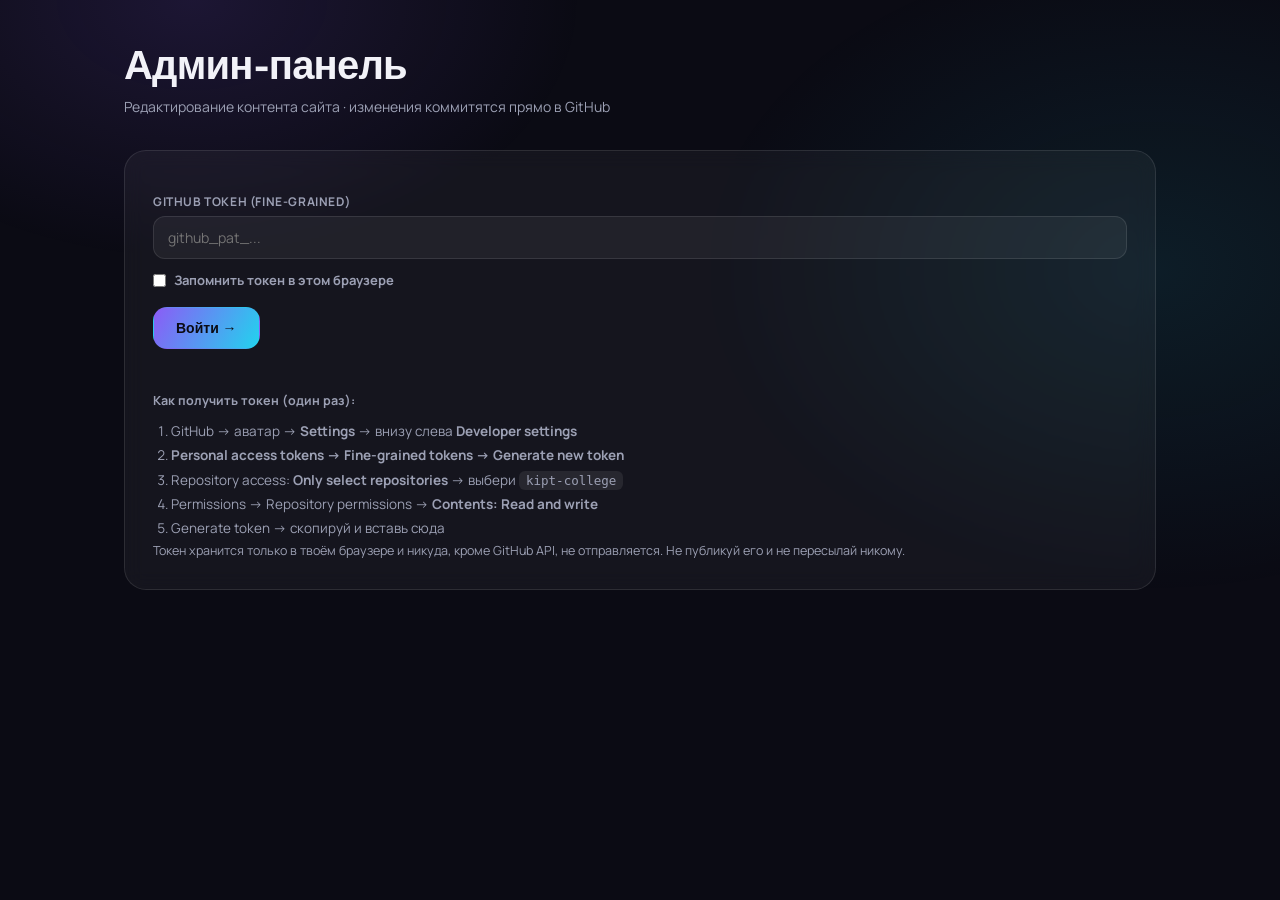
<file: admin.html>
<!DOCTYPE html>
<html lang="ru">
<head>
<meta charset="UTF-8">
<meta name="viewport" content="width=device-width, initial-scale=1.0">
<title>Админ-панель — КІПФК</title>
<meta name="robots" content="noindex, nofollow">
<link href="https://fonts.googleapis.com/css2?family=Space+Grotesk:wght@500;700&family=Manrope:wght@400;500;600;700&display=swap" rel="stylesheet">
<link rel="icon" type="image/svg+xml" href="favicon.svg">
<link rel="icon" type="image/png" sizes="32x32" href="favicon-32.png">
<link rel="icon" type="image/png" sizes="128x128" href="favicon.png">
<style>
  :root{
    --bg:#0B0B14; --glass:rgba(255,255,255,0.045); --glass-border:rgba(255,255,255,0.10);
    --ink:#F2F2F8; --muted:#9CA0B4; --line:rgba(255,255,255,0.09);
    --violet:#8B5CF6; --cyan:#22D3EE; --grad:linear-gradient(120deg,#8B5CF6,#22D3EE);
    --danger:#F87171; --ok:#34D399;
  }
  *{margin:0;padding:0;box-sizing:border-box;}
  body{background:var(--bg);color:var(--ink);font-family:'Manrope',sans-serif;-webkit-font-smoothing:antialiased;}
  .bg-glow{position:fixed;inset:0;pointer-events:none;background:
    radial-gradient(600px 400px at 15% 0%, rgba(139,92,246,0.14), transparent 65%),
    radial-gradient(700px 500px at 90% 30%, rgba(34,211,238,0.09), transparent 65%);}
  .wrap{position:relative;max-width:1080px;margin:0 auto;padding:40px 24px 100px;}
  h1{font-family:'Space Grotesk',sans-serif;font-size:clamp(26px,4vw,40px);letter-spacing:-0.02em;margin-bottom:6px;}
  .sub{color:var(--muted);font-size:14px;margin-bottom:34px;}
  .card{background:var(--glass);border:1px solid var(--glass-border);border-radius:22px;padding:28px;backdrop-filter:blur(10px);margin-bottom:20px;}
  label{display:block;font-size:12px;text-transform:uppercase;letter-spacing:0.05em;color:var(--muted);font-weight:700;margin:14px 0 6px;}
  input,textarea,select{width:100%;background:rgba(255,255,255,0.05);border:1px solid var(--glass-border);color:var(--ink);
    font-family:'Manrope',sans-serif;font-size:14px;padding:11px 14px;border-radius:12px;outline:none;transition:border-color .2s;}
  input:focus,textarea:focus,select:focus{border-color:var(--violet);}
  select option{background:#14141F;color:var(--ink);}
  .pair-edit-row{display:grid;grid-template-columns:22px 1fr 1fr;gap:8px;align-items:center;margin-bottom:6px;}
  .pair-edit-row > span{color:var(--muted);font-size:12px;text-align:right;font-family:'IBM Plex Mono',monospace;}
  .pair-edit-row input{padding:9px 12px;font-size:13px;}
  .pair-edit-head{display:grid;grid-template-columns:22px 1fr 1fr;gap:8px;margin:6px 0 4px;}
  textarea{resize:vertical;min-height:60px;}
  .btn{display:inline-flex;align-items:center;gap:8px;font-size:14px;font-weight:700;padding:12px 22px;border-radius:14px;
    border:1px solid var(--glass-border);background:var(--glass);color:var(--ink);cursor:pointer;transition:all .2s;text-decoration:none;}
  .btn:hover{border-color:rgba(255,255,255,0.3);}
  .btn.primary{background:var(--grad);color:#0B0B14;border-color:transparent;}
  .btn.primary:hover{transform:translateY(-2px);box-shadow:0 10px 30px rgba(139,92,246,0.35);}
  .btn.danger{color:var(--danger);border-color:rgba(248,113,113,0.3);}
  .btn.danger:hover{background:rgba(248,113,113,0.1);}
  .btn:disabled{opacity:0.5;cursor:not-allowed;transform:none!important;}
  .hint{font-size:12.5px;color:var(--muted);line-height:1.6;margin-top:10px;}
  .hint a{color:var(--cyan);}
  .status{font-size:13px;margin-top:14px;min-height:18px;}
  .status.ok{color:var(--ok);} .status.err{color:var(--danger);}
  .hidden{display:none;}
  .tabs{display:flex;gap:8px;margin-bottom:22px;flex-wrap:wrap;}
  .tab{padding:10px 18px;border-radius:12px;font-weight:600;font-size:14px;cursor:pointer;color:var(--muted);
    border:1px solid var(--glass-border);background:var(--glass);transition:all .2s;}
  .tab.active{background:var(--grad);color:#0B0B14;border-color:transparent;}
  .panel{display:none;} .panel.active{display:block;}
  .student-block{border:1px solid var(--line);border-radius:16px;padding:20px;margin-bottom:18px;}
  .student-block h3{font-family:'Space Grotesk',sans-serif;font-size:18px;margin-bottom:4px;}
  .grid2{display:grid;grid-template-columns:1fr 1fr;gap:0 20px;}
  .stats-grid{display:grid;grid-template-columns:1fr 1fr;gap:8px 14px;}
  .staff-row{border:1px solid var(--line);border-radius:14px;padding:14px 16px;margin-bottom:10px;}
  .staff-row summary{cursor:pointer;font-weight:700;font-size:14.5px;display:flex;justify-content:space-between;gap:10px;list-style:none;}
  .staff-row summary::-webkit-details-marker{display:none;}
  .staff-row summary span{color:var(--muted);font-weight:500;font-size:12px;}
  .row-actions{margin-top:12px;display:flex;gap:10px;}
  .savebar{position:sticky;bottom:16px;display:flex;gap:12px;align-items:center;background:rgba(11,11,20,0.85);
    backdrop-filter:blur(14px);border:1px solid var(--glass-border);border-radius:18px;padding:14px 18px;margin-top:26px;z-index:5;}
  .searchrow{display:flex;gap:12px;align-items:center;margin-bottom:16px;flex-wrap:wrap;}
  .searchrow input{max-width:320px;}
  ol{margin:8px 0 0 18px;color:var(--muted);font-size:13.5px;line-height:1.8;}
  code{background:rgba(255,255,255,0.08);padding:2px 7px;border-radius:6px;font-size:12.5px;}
  @media(max-width:700px){.grid2,.stats-grid{grid-template-columns:1fr;}}
</style>
</head>
<body>
<div class="bg-glow"></div>
<div class="wrap">
  <h1>Админ-панель</h1>
  <p class="sub">Редактирование контента сайта · изменения коммитятся прямо в GitHub</p>

  <!-- ЛОГИН -->
  <div class="card" id="loginCard">
    <label>GitHub токен (fine-grained)</label>
    <input type="password" id="tokenInput" placeholder="github_pat_...">
    <label style="display:flex;align-items:center;gap:8px;text-transform:none;letter-spacing:0;font-size:13px;margin-top:12px;">
      <input type="checkbox" id="rememberToken" style="width:auto;"> Запомнить токен в этом браузере
    </label>
    <div style="margin-top:18px;">
      <button class="btn primary" onclick="login()">Войти →</button>
    </div>
    <div class="status" id="loginStatus"></div>
    <div class="hint">
      <b>Как получить токен (один раз):</b>
      <ol>
        <li>GitHub → аватар → <b>Settings</b> → внизу слева <b>Developer settings</b></li>
        <li><b>Personal access tokens → Fine-grained tokens → Generate new token</b></li>
        <li>Repository access: <b>Only select repositories</b> → выбери <code>kipt-college</code></li>
        <li>Permissions → Repository permissions → <b>Contents: Read and write</b></li>
        <li>Generate token → скопируй и вставь сюда</li>
      </ol>
      Токен хранится только в твоём браузере и никуда, кроме GitHub API, не отправляется. Не публикуй его и не пересылай никому.
    </div>
  </div>

  <!-- РЕДАКТОР -->
  <div class="hidden" id="editor">
    <div class="tabs">
      <div class="tab active" data-panel="students" onclick="showPanel('students')">Студенты</div>
      <div class="tab" data-panel="director" onclick="showPanel('director')">Директор</div>
      <div class="tab" data-panel="teachers" onclick="showPanel('teachers')">Викладачі</div>
      <div class="tab" data-panel="news" onclick="showPanel('news')">Новости</div>
      <div class="tab" data-panel="specs" onclick="showPanel('specs')">Специальности</div>
      <div class="tab" data-panel="history" onclick="showPanel('history')">История</div>
      <div class="tab" data-panel="gallery" onclick="showPanel('gallery')">Галерея</div>
      <div class="tab" data-panel="rozklad" onclick="showPanel('rozklad')">Розклад/Заміни</div>
      <div class="tab" data-panel="settings" onclick="showPanel('settings')">Таймер</div>
      <div class="tab" data-panel="staff" onclick="showPanel('staff')">Весь колектив</div>
    </div>

    <div class="panel active" id="panel-students"></div>

    <div class="panel" id="panel-director"></div>

    <div class="panel" id="panel-teachers"></div>

    <div class="panel" id="panel-news">
      <div class="searchrow">
        <button class="btn" onclick="addNews()">+ Добавить новость</button>
      </div>
      <div id="newsEditList"></div>
    </div>

    <div class="panel" id="panel-settings"></div>

    <div class="panel" id="panel-rozklad">
      <div class="card">
        <h3 style="font-family:'Space Grotesk',sans-serif;font-size:18px;">Заміни</h3>
        <div class="grid2">
          <div><label>Дата замін (ГГГГ-ММ-ДД)</label><input id="zam-date"></div>
          <div><label>Примітка</label><input id="zam-note"></div>
        </div>
        <div style="margin-top:14px;"><button class="btn" onclick="addZamina()">+ Добавить замену</button></div>
        <div id="zaminyEditList" style="margin-top:14px;"></div>
      </div>

      <div class="card">
        <h3 style="font-family:'Space Grotesk',sans-serif;font-size:18px;">Группы</h3>
        <div style="margin:10px 0;"><button class="btn" onclick="addGroup()">+ Добавить группу</button></div>
        <div id="groupsEditList"></div>
      </div>

      <div class="card">
        <h3 style="font-family:'Space Grotesk',sans-serif;font-size:18px;">Расписание групп</h3>
        <div class="hint" style="margin-top:6px;">Формат: каждая строка — день. <code>ПН: Предмет — Викладач (ауд); Предмет 2; —</code><br>Пары разделяются <code>;</code> по порядку (1, 2, 3...), <code>—</code> = окно. Дни: ПН ВТ СР ЧТ ПТ.</div>
        <div id="lessonsEditList" style="margin-top:14px;"></div>
      </div>
    </div>

    <div class="panel" id="panel-specs"></div>

    <div class="panel" id="panel-history">
      <div class="searchrow">
        <button class="btn" onclick="addHistory()">+ Добавить событие</button>
      </div>
      <div id="historyEditList"></div>
    </div>

    <div class="panel" id="panel-gallery">
      <div class="searchrow">
        <button class="btn" onclick="addGallery()">+ Добавить фото</button>
        <span class="hint" style="margin-top:0;">Файлы загружай в папку <code>images/gallery/</code> репозитория, здесь указывай путь и подпись</span>
      </div>
      <div id="galleryEditList"></div>
    </div>

    <div class="panel" id="panel-staff">
      <div class="searchrow">
        <input type="text" id="staffFilter" placeholder="Поиск по фамилии..." oninput="renderStaffEditor()">
        <button class="btn" onclick="addStaff()">+ Добавить преподавателя</button>
        <span class="hint" id="staffCounter" style="margin-top:0;"></span>
      </div>
      <div id="staffList"></div>
    </div>

    <div class="savebar">
      <button class="btn primary" id="saveBtn" onclick="saveAll()">💾 Сохранить изменения на сайт</button>
      <span class="status" id="saveStatus" style="margin-top:0;"></span>
    </div>
  </div>
</div>

<script>
const OWNER = 'dengavrilenko21';
const REPO  = 'kipt-college';
const FILE  = 'content.json';
const FALLBACK_FILE = 'data.js';

let token = '';
let fileSha = '';
let students = {};
let staff = [];
let director = {};
let teachers = [];
let news = [];
let settings = {};
let specialties = {};
let history = [];
let gallery = [];
let schedule = { groups: [], bells: [], rooms: '', lessons: {} };
let zaminy = { date: '', note: '', items: [] };

// ---------- UTF-8 <-> base64 ----------
function b64decodeUtf8(b64){
  const bin = atob(b64.replace(/\n/g, ''));
  const bytes = new Uint8Array(bin.length);
  for(let i = 0; i < bin.length; i++) bytes[i] = bin.charCodeAt(i);
  return new TextDecoder().decode(bytes);
}
function b64encodeUtf8(str){
  const bytes = new TextEncoder().encode(str);
  let bin = '';
  for(let i = 0; i < bytes.length; i++) bin += String.fromCharCode(bytes[i]);
  return btoa(bin);
}

// ---------- ЛОГИН И ЗАГРУЗКА ----------
const savedToken = localStorage.getItem('kipt_admin_token');
if(savedToken){ document.getElementById('tokenInput').value = savedToken; }

async function login(){
  token = document.getElementById('tokenInput').value.trim();
  const st = document.getElementById('loginStatus');
  if(!token){ st.textContent = 'Вставь токен.'; st.className = 'status err'; return; }
  st.textContent = 'Загружаем контент из репозитория...'; st.className = 'status';

  try{
    const hdrs = { 'Authorization': 'Bearer ' + token, 'Accept': 'application/vnd.github+json' };
    let parsed = null;
    fileSha = '';

    // 1) пробуем content.json (правки из админки)
    const resC = await fetch(`https://api.github.com/repos/${OWNER}/${REPO}/contents/${FILE}`, { headers: hdrs });
    if(resC.ok){
      const json = await resC.json();
      fileSha = json.sha;
      parsed = JSON.parse(b64decodeUtf8(json.content));
    } else if(resC.status === 404){
      // 2) content.json ещё нет — читаем дефолты из data.js
      const resD = await fetch(`https://api.github.com/repos/${OWNER}/${REPO}/contents/${FALLBACK_FILE}`, { headers: hdrs });
      if(!resD.ok){
        st.textContent = 'Ошибка ' + resD.status + ' — проверь токен и права (Contents: Read and write).';
        st.className = 'status err';
        return;
      }
      const jsonD = await resD.json();
      const code = b64decodeUtf8(jsonD.content);
      parsed = new Function(code + `;return {
        STUDENTS: typeof STUDENTS !== 'undefined' ? STUDENTS : {},
        STAFF: typeof STAFF !== 'undefined' ? STAFF : [],
        DIRECTOR: typeof DIRECTOR !== 'undefined' ? DIRECTOR : null,
        TEACHERS: typeof TEACHERS !== 'undefined' ? TEACHERS : [],
        NEWS: typeof NEWS !== 'undefined' ? NEWS : [],
        SETTINGS: typeof SETTINGS !== 'undefined' ? SETTINGS : {},
        SPECIALTIES: typeof SPECIALTIES !== 'undefined' ? SPECIALTIES : {},
        HISTORY: typeof HISTORY !== 'undefined' ? HISTORY : [],
        GALLERY: typeof GALLERY !== 'undefined' ? GALLERY : [],
        SCHEDULE: typeof SCHEDULE !== 'undefined' ? SCHEDULE : null,
        ZAMINY: typeof ZAMINY !== 'undefined' ? ZAMINY : null
      };`)();
    } else {
      st.textContent = 'Ошибка ' + resC.status + ' — проверь токен и права (Contents: Read and write).';
      st.className = 'status err';
      return;
    }
    students = parsed.STUDENTS;
    staff = parsed.STAFF;
    director = parsed.DIRECTOR || { img:'', name:'', title:'', message:'', facts:[], quote:'' };
    teachers = parsed.TEACHERS;
    news = parsed.NEWS;
    settings = parsed.SETTINGS || {};
    specialties = parsed.SPECIALTIES || {};
    history = parsed.HISTORY;
    gallery = parsed.GALLERY;
    schedule = parsed.SCHEDULE || schedule;
    zaminy = parsed.ZAMINY || zaminy;

    // если content.json старый и не содержит расписания — дотягиваем дефолты из data.js
    if(!parsed.SCHEDULE || !parsed.ZAMINY){
      try{
        const resF = await fetch(`https://api.github.com/repos/${OWNER}/${REPO}/contents/${FALLBACK_FILE}`, { headers: hdrs });
        if(resF.ok){
          const jf = await resF.json();
          const fb = new Function(b64decodeUtf8(jf.content) + `;return {
            SCHEDULE: typeof SCHEDULE !== 'undefined' ? SCHEDULE : null,
            ZAMINY: typeof ZAMINY !== 'undefined' ? ZAMINY : null
          };`)();
          if(!parsed.SCHEDULE && fb.SCHEDULE) schedule = fb.SCHEDULE;
          if(!parsed.ZAMINY && fb.ZAMINY) zaminy = fb.ZAMINY;
        }
      }catch(e){ console.warn('fallback schedule load failed', e); }
    }

    if(document.getElementById('rememberToken').checked){
      localStorage.setItem('kipt_admin_token', token);
    }

    document.getElementById('loginCard').classList.add('hidden');
    document.getElementById('editor').classList.remove('hidden');
    renderStudentsEditor();
    renderDirectorEditor();
    renderTeachersEditor();
    renderNewsEditor();
    renderSettingsEditor();
    renderSpecsEditor();
    renderHistoryEditor();
    renderGalleryEditor();
    renderZaminyEditor();
    renderGroupsEditor();
    renderLessonsEditor();
    renderStaffEditor();
  }catch(err){
    st.textContent = 'Ошибка: ' + err.message;
    st.className = 'status err';
    console.error(err);
  }
}

function showPanel(name){
  document.querySelectorAll('.panel').forEach(p => p.classList.remove('active'));
  document.querySelectorAll('.tab').forEach(t => t.classList.remove('active'));
  document.getElementById('panel-' + name).classList.add('active');
  document.querySelector('.tab[data-panel="' + name + '"]').classList.add('active');
}

// ---------- РЕДАКТОР СТУДЕНТОВ ----------
function renderStudentsEditor(){
  const root = document.getElementById('panel-students');
  root.innerHTML = Object.entries(students).map(([id, s]) => `
    <div class="card student-block" data-id="${id}">
      <h3>${s.name}</h3>
      <div class="hint" style="margin-top:0;">id: <code>${id}</code> · фото: <code>${s.img}</code></div>
      <div class="grid2">
        <div><label>Имя (ПІБ)</label><input data-f="name" value="${escAttr(s.name)}"></div>
        <div><label>Роль / специальность</label><input data-f="role" value="${escAttr(s.role)}"></div>
      </div>
      <label>Текст на карточке (можно &lt;b&gt;жирный&lt;/b&gt;)</label>
      <textarea data-f="chipQuote">${escHtml(s.chipQuote || '')}</textarea>
      <label>Серийник в модалке (строки через Enter)</label>
      <textarea data-f="serial">${escHtml(s.serial.replace(/\\n/g, '\n'))}</textarea>
      <label>Статы (4 строки: название | значение)</label>
      <div class="stats-grid">
        ${s.stats.map((pair, i) => `
          <input data-f="statk${i}" value="${escAttr(pair[0])}" placeholder="Название">
          <input data-f="statv${i}" value="${escAttr(pair[1])}" placeholder="Значение">
        `).join('')}
      </div>
      <label>Текущий проект</label>
      <textarea data-f="project">${escHtml(s.project)}</textarea>
      <label>Достижения (по одному в строке)</label>
      <textarea data-f="achievements" style="min-height:90px;">${escHtml(s.achievements.join('\n'))}</textarea>
      <label>Цитата</label>
      <textarea data-f="quote">${escHtml(s.quote)}</textarea>
    </div>
  `).join('');
}

function collectStudents(){
  document.querySelectorAll('.student-block').forEach(block => {
    const id = block.dataset.id;
    const g = f => block.querySelector('[data-f="' + f + '"]').value;
    const s = students[id];
    s.name = g('name');
    s.role = g('role');
    s.chipQuote = g('chipQuote');
    s.serial = g('serial').replace(/\n/g, '\\n');
    s.stats = [0,1,2,3].map(i => [g('statk' + i), g('statv' + i)]);
    s.project = g('project');
    s.achievements = g('achievements').split('\n').map(x => x.trim()).filter(Boolean);
    s.quote = g('quote');
  });
}


// ---------- РЕДАКТОР ДИРЕКТОРА ----------
function renderDirectorEditor(){
  const root = document.getElementById('panel-director');
  const d = director;
  root.innerHTML = `
    <div class="card">
      <h3 style="font-family:'Space Grotesk',sans-serif;font-size:18px;">Слово директора (главная страница)</h3>
      <div class="grid2">
        <div><label>Имя (ПІБ)</label><input id="dir-name" value="${escAttr(d.name)}"></div>
        <div><label>Должность / подпись</label><input id="dir-title" value="${escAttr(d.title)}"></div>
      </div>
      <label>Путь к фото</label><input id="dir-img" value="${escAttr(d.img)}">
      <div class="hint" style="margin-top:4px;">Фото должно лежать в репозитории, например <code>images/students/denys.jpg</code></div>
      <label>Обращение (абзац)</label>
      <textarea id="dir-message" style="min-height:80px;">${escHtml(d.message)}</textarea>
      <label>Факты (по одному в строке)</label>
      <textarea id="dir-facts" style="min-height:100px;">${escHtml((d.facts || []).join('\n'))}</textarea>
      <label>Цитата</label>
      <textarea id="dir-quote">${escHtml(d.quote)}</textarea>
    </div>`;
}

function collectDirector(){
  const g = id => { const el = document.getElementById(id); return el ? el.value : null; };
  if(g('dir-name') === null) return;
  director.name = g('dir-name');
  director.title = g('dir-title');
  director.img = g('dir-img');
  director.message = g('dir-message');
  director.facts = g('dir-facts').split('\n').map(x => x.trim()).filter(Boolean);
  director.quote = g('dir-quote');
}

// ---------- РЕДАКТОР ВИКЛАДАЧЕЙ ----------
function renderTeachersEditor(){
  const root = document.getElementById('panel-teachers');
  root.innerHTML = teachers.map((t, i) => `
    <div class="card teacher-edit" data-i="${i}">
      <h3 style="font-family:'Space Grotesk',sans-serif;font-size:17px;">${escHtml(t.name)}</h3>
      <div class="grid2">
        <div><label>ПІБ</label><input data-f="name" value="${escAttr(t.name)}"></div>
        <div><label>Категория / звание</label><input data-f="meta" value="${escAttr(t.meta)}"></div>
      </div>
      <label>Путь к фото</label><input data-f="img" value="${escAttr(t.img)}">
      <label>Образование</label>
      <textarea data-f="edu">${escHtml(t.edu)}</textarea>
      <label>Повышение квалификации</label>
      <textarea data-f="quals">${escHtml(t.quals)}</textarea>
      <label>Дисциплины / специальности (по одной в строке)</label>
      <textarea data-f="subjects" style="min-height:100px;">${escHtml((t.subjects || []).join('\n'))}</textarea>
    </div>
  `).join('');
}

function collectTeachers(){
  document.querySelectorAll('.teacher-edit').forEach(block => {
    const i = parseInt(block.dataset.i);
    if(isNaN(i) || !teachers[i]) return;
    const g = f => block.querySelector('[data-f="' + f + '"]').value;
    teachers[i].name = g('name');
    teachers[i].meta = g('meta');
    teachers[i].img = g('img');
    teachers[i].edu = g('edu');
    teachers[i].quals = g('quals');
    teachers[i].subjects = g('subjects').split('\n').map(x => x.trim()).filter(Boolean);
  });
}


// ---------- РЕДАКТОР НОВОСТЕЙ ----------
function renderNewsEditor(){
  collectNewsOpen();
  const list = document.getElementById('newsEditList');
  list.innerHTML = news.map((n, i) => `
    <div class="card news-edit" data-i="${i}">
      <div class="grid2">
        <div><label>Дата (ГГГГ-ММ-ДД)</label><input data-f="date" value="${escAttr(n.date)}"></div>
        <div><label>Заголовок</label><input data-f="title" value="${escAttr(n.title)}"></div>
      </div>
      <label>Текст новости</label>
      <textarea data-f="text" style="min-height:80px;">${escHtml(n.text)}</textarea>
      <div class="row-actions">
        <button class="btn danger" onclick="removeNews(${i})">Удалить</button>
      </div>
    </div>
  `).join('') || '<p class="hint">Новостей пока нет — добавь первую</p>';
}

function collectNewsOpen(){
  document.querySelectorAll('.news-edit').forEach(block => {
    const i = parseInt(block.dataset.i);
    if(isNaN(i) || !news[i]) return;
    const g = f => block.querySelector('[data-f="' + f + '"]').value;
    news[i].date = g('date');
    news[i].title = g('title');
    news[i].text = g('text');
  });
}

function addNews(){
  collectNewsOpen();
  const today = new Date().toISOString().slice(0, 10);
  news.unshift({ date: today, title: 'Нова новина', text: 'Текст новини...' });
  renderNewsEditor();
}

function removeNews(i){
  if(!confirm('Удалить новость «' + news[i].title + '»?')) return;
  collectNewsOpen();
  news.splice(i, 1);
  renderNewsEditor();
}

// ---------- РЕДАКТОР ТАЙМЕРА ----------
function renderSettingsEditor(){
  const root = document.getElementById('panel-settings');
  const dl = settings.admissionDeadline || '';
  root.innerHTML = `
    <div class="card">
      <h3 style="font-family:'Space Grotesk',sans-serif;font-size:18px;">Таймер вступительной кампании</h3>
      <div class="hint" style="margin-top:4px;">Показывается в баннере «Вступ 2026» на всех страницах, где он есть</div>
      <label>Дедлайн (дата и время)</label>
      <input type="datetime-local" id="set-deadline" value="${escAttr(dl)}">
      <label>Заголовок таймера</label>
      <input id="set-title" value="${escAttr(settings.admissionTitle || '')}">
      <label>Фото на головному екрані (шлях у репозиторії)</label>
      <input id="set-hero" value="${escAttr(settings.heroImage || '')}" placeholder="images/gallery/photo1.jpg">
      <div class="hint" style="margin-top:4px;">Фото має лежати в репозиторії. Якщо файлу немає — головна покаже звичайний фон без фото.</div>
    </div>`;
}

function collectSettings(){
  const g = id => { const el = document.getElementById(id); return el ? el.value : null; };
  if(g('set-deadline') === null) return;
  settings.admissionDeadline = g('set-deadline');
  settings.admissionTitle = g('set-title');
  settings.heroImage = g('set-hero');
}


// ---------- РЕДАКТОР СПЕЦИАЛЬНОСТЕЙ ----------
function renderSpecsEditor(){
  const root = document.getElementById('panel-specs');
  const names = Object.keys(specialties);
  if(!names.length){
    root.innerHTML = '<p class="hint">Данные специальностей не найдены в data.js</p>';
    return;
  }
  root.innerHTML = '<div class="hint" style="margin-bottom:16px;">Название специальности — это ключ: оно должно совпадать с текстом строки на странице «Спеціальності». Меняй описание, списки — что угодно, но само название лучше не трогать (иначе клик по строке перестанет находить данные).</div>' +
  names.map((name, i) => {
    const s = specialties[name];
    return `
    <details class="staff-row spec-edit" data-name="${escAttr(name)}">
      <summary>${escHtml(name)} <span>${s.badge ? 'с бейджем' : ''}</span></summary>
      <label>Бейдж (плашка сверху, можно оставить пустым)</label>
      <input data-f="badge" value="${escAttr(s.badge || '')}">
      <label>Описание</label>
      <textarea data-f="desc" style="min-height:80px;">${escHtml(s.desc)}</textarea>
      <label>Чего учат (по одному в строке)</label>
      <textarea data-f="learn" style="min-height:90px;">${escHtml((s.learn || []).join('\n'))}</textarea>
      <label>Кем работать (по одному в строке)</label>
      <textarea data-f="career" style="min-height:90px;">${escHtml((s.career || []).join('\n'))}</textarea>
    </details>`;
  }).join('');
}

function collectSpecs(){
  document.querySelectorAll('.spec-edit').forEach(block => {
    const name = block.dataset.name;
    if(!specialties[name]) return;
    const g = f => block.querySelector('[data-f="' + f + '"]').value;
    specialties[name].badge = g('badge');
    specialties[name].desc = g('desc');
    specialties[name].learn = g('learn').split('\n').map(x => x.trim()).filter(Boolean);
    specialties[name].career = g('career').split('\n').map(x => x.trim()).filter(Boolean);
  });
}


// ---------- РЕДАКТОР ИСТОРИИ ----------
function renderHistoryEditor(){
  collectHistoryOpen();
  const list = document.getElementById('historyEditList');
  list.innerHTML = history.map((h, i) => `
    <div class="card hist-edit" data-i="${i}">
      <div class="grid2">
        <div><label>Год / период</label><input data-f="year" value="${escAttr(h.year)}"></div>
        <div><label>Заголовок</label><input data-f="title" value="${escAttr(h.title)}"></div>
      </div>
      <label>Текст события</label>
      <textarea data-f="text" style="min-height:80px;">${escHtml(h.text)}</textarea>
      <div class="row-actions">
        <button class="btn danger" onclick="removeHistory(${i})">Удалить</button>
      </div>
    </div>
  `).join('') || '<p class="hint">Событий пока нет — добавь первое</p>';
}

function collectHistoryOpen(){
  document.querySelectorAll('.hist-edit').forEach(block => {
    const i = parseInt(block.dataset.i);
    if(isNaN(i) || !history[i]) return;
    const g = f => block.querySelector('[data-f="' + f + '"]').value;
    history[i].year = g('year');
    history[i].title = g('title');
    history[i].text = g('text');
  });
}

function addHistory(){
  collectHistoryOpen();
  history.push({ year: '20XX', title: 'Нова подія', text: 'Опис події...' });
  renderHistoryEditor();
}

function removeHistory(i){
  if(!confirm('Удалить событие «' + history[i].title + '»?')) return;
  collectHistoryOpen();
  history.splice(i, 1);
  renderHistoryEditor();
}

// ---------- РЕДАКТОР ГАЛЕРЕИ ----------
function renderGalleryEditor(){
  collectGalleryOpen();
  const list = document.getElementById('galleryEditList');
  list.innerHTML = gallery.map((g, i) => `
    <div class="card gal-edit" data-i="${i}">
      <div class="grid2">
        <div><label>Путь к фото</label><input data-f="img" value="${escAttr(g.img)}" placeholder="images/gallery/photo1.jpg"></div>
        <div><label>Подпись</label><input data-f="caption" value="${escAttr(g.caption)}"></div>
      </div>
      <div class="row-actions">
        <button class="btn danger" onclick="removeGallery(${i})">Удалить</button>
      </div>
    </div>
  `).join('') || '<p class="hint">Фото пока нет — добавь первое</p>';
}

function collectGalleryOpen(){
  document.querySelectorAll('.gal-edit').forEach(block => {
    const i = parseInt(block.dataset.i);
    if(isNaN(i) || !gallery[i]) return;
    const g = f => block.querySelector('[data-f="' + f + '"]').value;
    gallery[i].img = g('img');
    gallery[i].caption = g('caption');
  });
}

function addGallery(){
  collectGalleryOpen();
  gallery.push({ img: 'images/gallery/', caption: 'Підпис до фото' });
  renderGalleryEditor();
}

function removeGallery(i){
  if(!confirm('Удалить фото «' + gallery[i].caption + '» из галереи? (сам файл в репозитории останется)')) return;
  collectGalleryOpen();
  gallery.splice(i, 1);
  renderGalleryEditor();
}


// ---------- РЕДАКТОР ЗАМІН ----------
function renderZaminyEditor(){
  document.getElementById('zam-date').value = zaminy.date || '';
  document.getElementById('zam-note').value = zaminy.note || '';
  collectZaminyOpen();
  const list = document.getElementById('zaminyEditList');
  list.innerHTML = (zaminy.items || []).map((z, i) => `
    <div class="card zam-edit" data-i="${i}" style="padding:16px;">
      <div class="grid2">
        <div><label>Група</label><input data-f="group" value="${escAttr(z.group)}"></div>
        <div><label>Пара (номер)</label><input data-f="pair" value="${escAttr(z.pair)}"></div>
      </div>
      <label>Що змінюється</label>
      <input data-f="text" value="${escAttr(z.text)}">
      <div class="row-actions">
        <button class="btn danger" onclick="removeZamina(${i})">Удалить</button>
      </div>
    </div>
  `).join('') || '<p class="hint">Замін немає</p>';
}

function collectZaminyOpen(){
  const gd = document.getElementById('zam-date');
  const gn = document.getElementById('zam-note');
  if(gd) zaminy.date = gd.value;
  if(gn) zaminy.note = gn.value;
  document.querySelectorAll('.zam-edit').forEach(block => {
    const i = parseInt(block.dataset.i);
    if(isNaN(i) || !zaminy.items[i]) return;
    const g = f => block.querySelector('[data-f="' + f + '"]').value;
    zaminy.items[i].group = g('group');
    zaminy.items[i].pair = g('pair');
    zaminy.items[i].text = g('text');
  });
}

function addZamina(){
  collectZaminyOpen();
  zaminy.items.unshift({ group: '', pair: '1', text: '' });
  renderZaminyEditor();
}

function removeZamina(i){
  collectZaminyOpen();
  zaminy.items.splice(i, 1);
  renderZaminyEditor();
}

// ---------- РЕДАКТОР ГРУПП ----------
const COURSE_OPTIONS = [1, 2, 3, 4];

function courseSelect(current){
  return '<select data-f="course">' + COURSE_OPTIONS.map(c =>
    `<option value="${c}" ${c === (parseInt(current) || 1) ? 'selected' : ''}>${c} курс</option>`
  ).join('') + '</select>';
}

function renderGroupsEditor(){
  collectGroupsOpen();
  const list = document.getElementById('groupsEditList');
  const groups = schedule.groups || [];

  // сортируем для показа по курсам, но data-i хранит реальный индекс
  const items = groups.map((g, i) => ({ g, i }));
  items.sort((a, b) => (a.g.course - b.g.course) || String(a.g.id).localeCompare(b.g.id, 'uk'));

  let html = '';
  let currentCourse = null;
  items.forEach(({ g, i }) => {
    if(g.course !== currentCourse){
      currentCourse = g.course;
      html += `<div style="margin:18px 0 10px;font-family:'Space Grotesk',sans-serif;font-weight:700;font-size:15px;background:var(--grad);-webkit-background-clip:text;background-clip:text;color:transparent;">${currentCourse} курс</div>`;
    }
    html += `
    <div class="card grp-edit" data-i="${i}" style="padding:14px 16px;margin-bottom:10px;">
      <div class="grid2">
        <div><label>Назва групи</label><input data-f="id" value="${escAttr(g.id)}" placeholder="напр. 311 або 511/611"></div>
        <div><label>Курс</label>${courseSelect(g.course)}</div>
      </div>
      <div class="row-actions">
        <button class="btn danger" onclick="removeGroup(${i})">Удалить группу</button>
      </div>
    </div>`;
  });

  list.innerHTML = html || '<p class="hint">Групп пока нет — добавь первую</p>';
}

function collectGroupsOpen(){
  document.querySelectorAll('.grp-edit').forEach(block => {
    const i = parseInt(block.dataset.i);
    if(isNaN(i) || !schedule.groups[i]) return;
    const g = f => block.querySelector('[data-f="' + f + '"]').value;
    schedule.groups[i].id = g('id').trim();
    schedule.groups[i].course = parseInt(g('course')) || 1;
  });
}

function addGroup(){
  collectGroupsOpen();
  const name = prompt('Назва нової групи (напр. 411 або 511/611):', '');
  if(name === null) return;
  const course = parseInt(prompt('Курс (1-4):', '1')) || 1;
  schedule.groups.push({ id: (name.trim() || 'нова'), course: Math.min(Math.max(course, 1), 4) });
  renderGroupsEditor();
  renderLessonsEditor();
}

function removeGroup(i){
  if(!confirm('Удалить группу «' + schedule.groups[i].id + '»?')) return;
  collectGroupsOpen();
  schedule.groups.splice(i, 1);
  renderGroupsEditor();
  renderLessonsEditor();
}

// ---------- РЕДАКТОР УРОКОВ ----------
const LDAYS = ['Понеділок', 'Вівторок', 'Середа', 'Четвер', "П'ятниця"];
const LKEYS = ['ПН', 'ВТ', 'СР', 'ЧТ', 'ПТ'];
const PAIRS_PER_DAY = 5;

// конвертация старого текстового формата в структурный (дни -> пары)
function oldToStruct(l){
  const parse = t => {
    const m = {};
    (t || '').split('\n').forEach(line => {
      const r = line.match(/^\s*(ПН|ВТ|СР|ЧТ|ПТ)\s*:\s*(.*)$/);
      if(r) m[r[1]] = r[2].split(';').map(x => x.trim());
    });
    return m;
  };
  const c = parse(l.chys), z = parse(l.znam);
  return {
    kerivnyk: l.kerivnyk || '',
    d: LKEYS.map(k => {
      const cc = c[k] || [], zz = z[k] || [];
      return Array.from({ length: PAIRS_PER_DAY }, (_, i) => ({
        c: (cc[i] && cc[i] !== '—') ? cc[i] : '',
        z: (zz[i] && zz[i] !== '—') ? zz[i] : ''
      }));
    })
  };
}

function emptyStruct(){
  return { kerivnyk: '', d: LKEYS.map(() => Array.from({ length: PAIRS_PER_DAY }, () => ({ c: '', z: '' }))) };
}

function renderLessonsEditor(){
  collectLessonsOpen();
  const list = document.getElementById('lessonsEditList');
  const sorted = (schedule.groups || []).slice().sort((a, b) => (a.course - b.course) || String(a.id).localeCompare(String(b.id), 'uk'));

  list.innerHTML = sorted.map(g => {
    let l = (schedule.lessons || {})[g.id];
    if(l && !Array.isArray(l.d)){ l = oldToStruct(l); schedule.lessons[g.id] = l; }
    if(!l) l = emptyStruct();
    const filled = l.d.some(day => day.some(p => p && (p.c || p.z)));

    return `
    <details class="staff-row lessons-edit" data-g="${escAttr(g.id)}">
      <summary>Група ${escHtml(g.id)} · ${g.course} курс <span>${filled ? 'заповнено' : 'порожньо'}</span></summary>
      <label>Класний керівник</label>
      <input data-f="ker" value="${escAttr(l.kerivnyk || '')}" placeholder="Прізвище І.Б.">
      <div class="hint" style="margin-top:8px;">Формат пари: <code>Предмет — Викладач (ауд.)</code>. Друга колонка — якщо на знаменнику інша пара; порожня = так само, як чисельник. Порожня пара = вікно.</div>
      ${LDAYS.map((dn, di) => {
        const day = l.d[di] || [];
        return `
        <div style="margin-top:16px;font-family:'Space Grotesk',sans-serif;font-weight:700;font-size:14px;">${dn}</div>
        <div class="pair-edit-head"><span></span><span class="hint" style="margin:0;">чисельник</span><span class="hint" style="margin:0;">знаменник (якщо інакше)</span></div>
        ${Array.from({ length: PAIRS_PER_DAY }, (_, pi) => {
          const p = day[pi] || { c: '', z: '' };
          return `
          <div class="pair-edit-row">
            <span>${pi + 1}</span>
            <input data-d="${di}" data-p="${pi}" data-t="c" value="${escAttr(p.c || '')}" placeholder="—">
            <input data-d="${di}" data-p="${pi}" data-t="z" value="${escAttr(p.z || '')}" placeholder="">
          </div>`;
        }).join('')}`;
      }).join('')}
    </details>`;
  }).join('');
}

function collectLessonsOpen(){
  document.querySelectorAll('.lessons-edit').forEach(block => {
    const gid = block.dataset.g;
    if(!schedule.lessons) schedule.lessons = {};
    const kerEl = block.querySelector('[data-f="ker"]');
    if(!kerEl) return;

    const struct = emptyStruct();
    struct.kerivnyk = kerEl.value.trim();
    block.querySelectorAll('input[data-d]').forEach(inp => {
      const di = parseInt(inp.dataset.d), pi = parseInt(inp.dataset.p);
      if(isNaN(di) || isNaN(pi) || !struct.d[di] || !struct.d[di][pi]) return;
      struct.d[di][pi][inp.dataset.t] = inp.value.trim();
    });

    const filled = struct.kerivnyk || struct.d.some(day => day.some(p => p.c || p.z));
    if(filled) schedule.lessons[gid] = struct;
    else delete schedule.lessons[gid];
  });
}

// ---------- РЕДАКТОР СОСТАВА ----------
function renderStaffEditor(){
  collectStaffOpen(); // сохранить незакрытые правки перед перерисовкой
  const q = (document.getElementById('staffFilter').value || '').trim().toLowerCase();
  const list = document.getElementById('staffList');
  document.getElementById('staffCounter').textContent = staff.length + ' чел.';
  list.innerHTML = staff.map((p, i) => {
    if(q && !p.n.toLowerCase().includes(q)) return '';
    return `
    <details class="staff-row" data-i="${i}">
      <summary>${escHtml(p.n)} <span>${escHtml(p.c)}</span></summary>
      <label>ПІБ</label><input data-f="n" value="${escAttr(p.n)}">
      <label>Категория / звание</label><input data-f="c" value="${escAttr(p.c)}">
      <label>Образование</label><textarea data-f="e">${escHtml(p.e)}</textarea>
      <label>Обеспечивает специальности</label><textarea data-f="g">${escHtml(p.g)}</textarea>
      <div class="row-actions">
        <button class="btn danger" onclick="removeStaff(${i})">Удалить</button>
      </div>
    </details>`;
  }).join('') || '<p class="hint">Ничего не найдено</p>';
}

function collectStaffOpen(){
  document.querySelectorAll('.staff-row').forEach(row => {
    const i = parseInt(row.dataset.i);
    if(isNaN(i) || !staff[i]) return;
    const el = f => row.querySelector('[data-f="' + f + '"]');
    if(!el('n')) return;
    staff[i].n = el('n').value;
    staff[i].c = el('c').value;
    staff[i].e = el('e').value;
    staff[i].g = el('g').value;
  });
}

function addStaff(){
  collectStaffOpen();
  staff.unshift({ n: 'Нове Прізвище Ім\'я', c: '—', e: '—', g: '—' });
  document.getElementById('staffFilter').value = '';
  renderStaffEditor();
  const first = document.querySelector('.staff-row');
  if(first) first.open = true;
}

function removeStaff(i){
  if(!confirm('Удалить «' + staff[i].n + '» из списка?')) return;
  collectStaffOpen();
  staff.splice(i, 1);
  renderStaffEditor();
}

// ---------- СОХРАНЕНИЕ ----------
async function saveAll(){
  const st = document.getElementById('saveStatus');
  const btn = document.getElementById('saveBtn');
  collectStudents();
  collectDirector();
  collectTeachers();
  collectNewsOpen();
  collectSettings();
  collectSpecs();
  collectHistoryOpen();
  collectGalleryOpen();
  collectZaminyOpen();
  collectGroupsOpen();
  collectLessonsOpen();
  collectStaffOpen();

  const allData = {
    STUDENTS: students,
    STAFF: staff,
    DIRECTOR: director,
    TEACHERS: teachers,
    NEWS: news,
    SETTINGS: settings,
    SPECIALTIES: specialties,
    HISTORY: history,
    GALLERY: gallery,
    SCHEDULE: schedule,
    ZAMINY: zaminy
  };
  const fileText = JSON.stringify(allData, null, 2);

  btn.disabled = true;
  st.textContent = 'Сохраняем...'; st.className = 'status';

  try{
    const res = await fetch(`https://api.github.com/repos/${OWNER}/${REPO}/contents/${FILE}`, {
      method: 'PUT',
      headers: { 'Authorization': 'Bearer ' + token, 'Accept': 'application/vnd.github+json' },
      body: JSON.stringify(Object.assign({
        message: 'Update content via admin panel',
        content: b64encodeUtf8(fileText)
      }, fileSha ? { sha: fileSha } : {}))
    });
    const json = await res.json();
    if(res.ok){
      fileSha = json.content.sha;
      st.textContent = '✓ Сохранено! Сайт обновится через 1-2 минуты.';
      st.className = 'status ok';
    }else{
      st.textContent = 'Ошибка ' + res.status + ': ' + (json.message || '');
      st.className = 'status err';
    }
  }catch(err){
    st.textContent = 'Ошибка сети: ' + err.message;
    st.className = 'status err';
  }
  btn.disabled = false;
}

// ---------- УТИЛИТЫ ----------
function escHtml(s){ return String(s).replace(/&/g,'&amp;').replace(/</g,'&lt;').replace(/>/g,'&gt;'); }
function escAttr(s){ return escHtml(s).replace(/"/g,'&quot;'); }
</script>
</body>
</html>
</file>
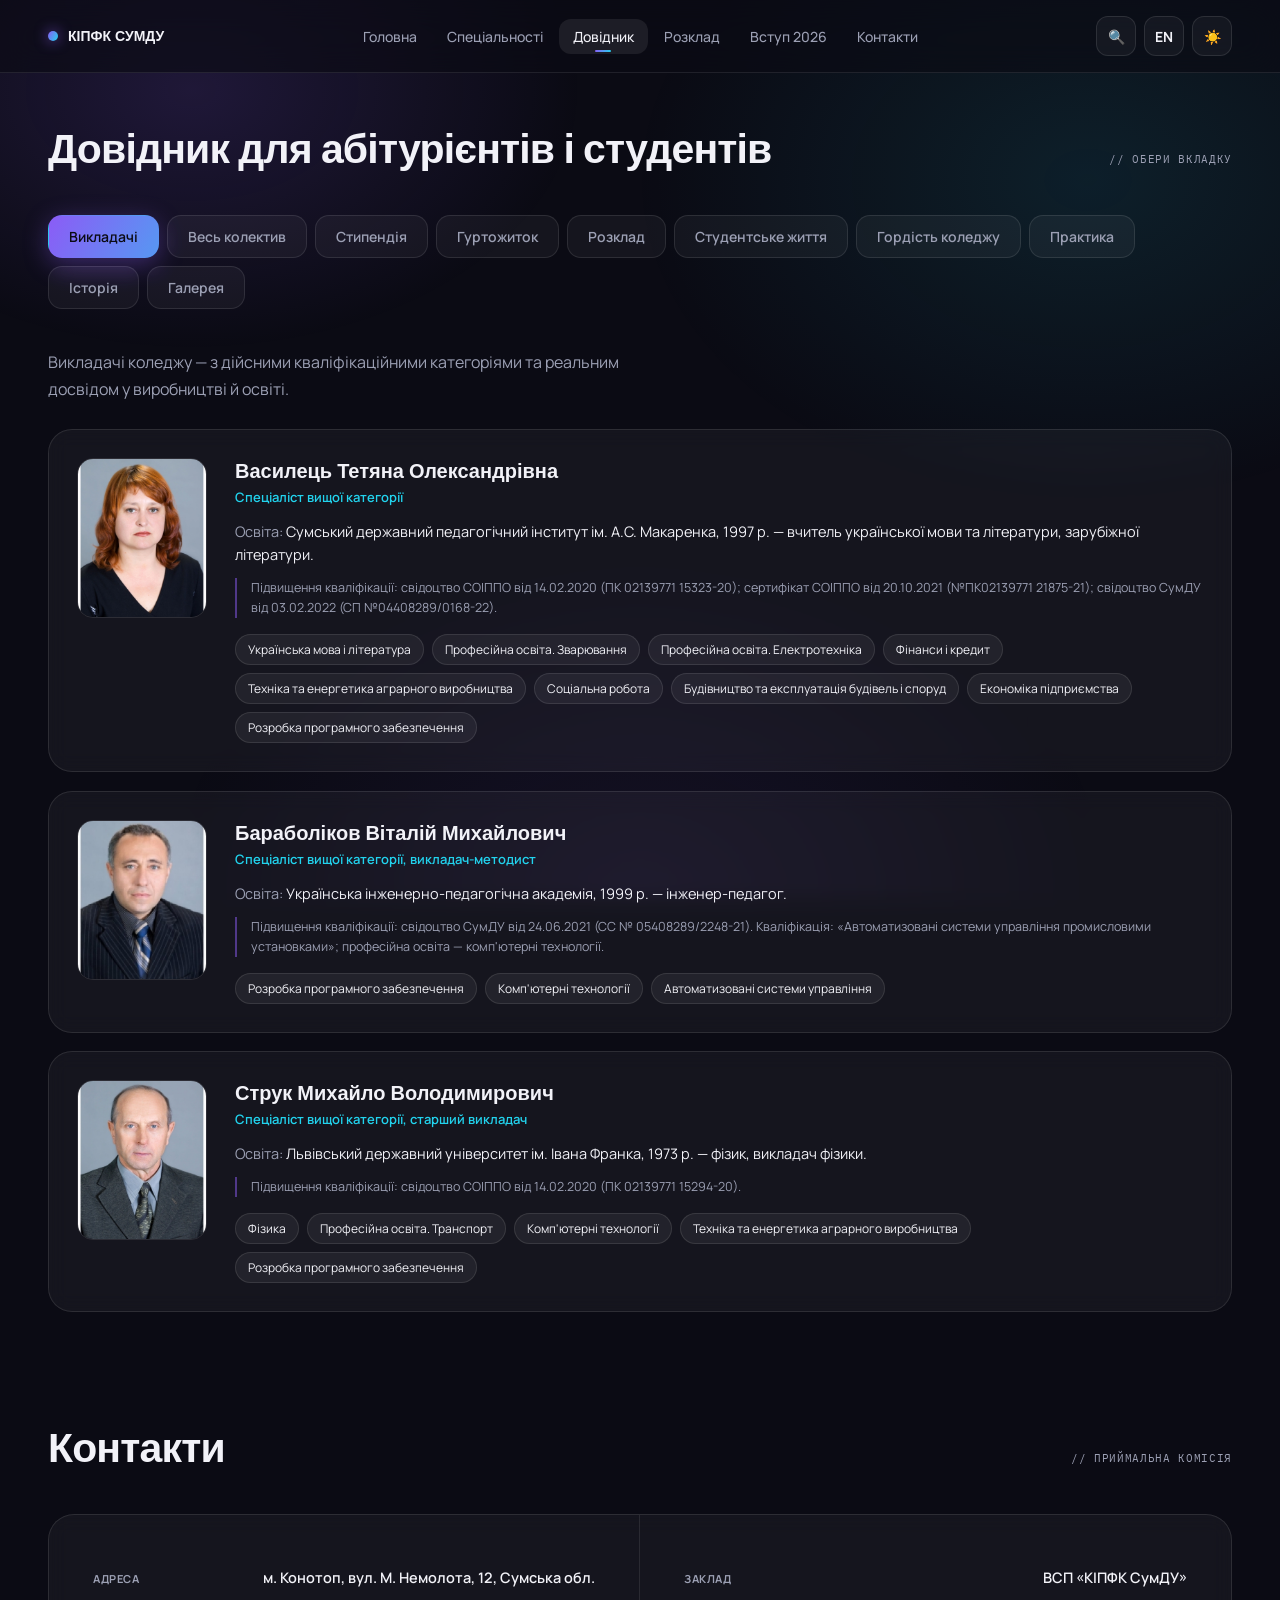
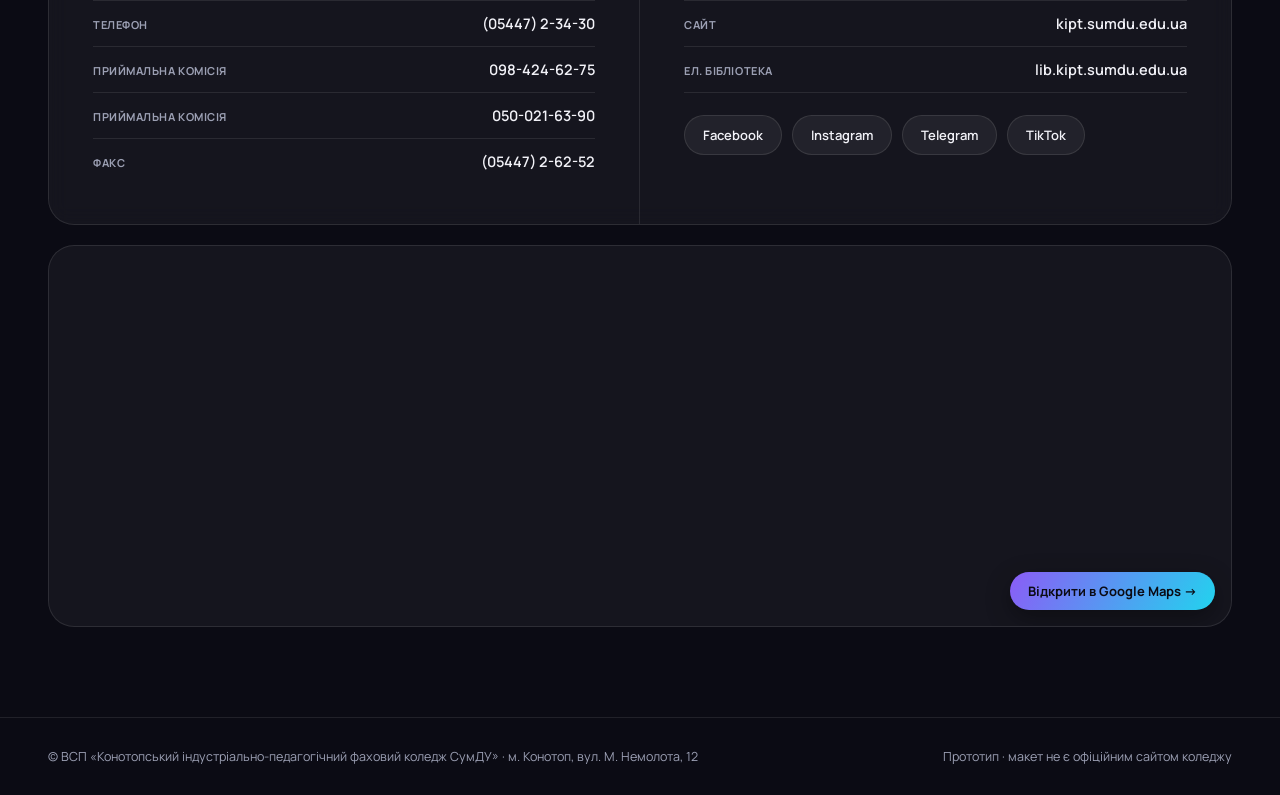
<file: dovidnyk.html>
<!DOCTYPE html>
<html lang="uk">
<head>
<meta charset="UTF-8">
<meta name="viewport" content="width=device-width, initial-scale=1.0">
<title>Довідник — ВСП «Конотопський індустріально-педагогічний фаховий коледж СумДУ»</title>
<link rel="preconnect" href="https://fonts.googleapis.com">
<link href="https://fonts.googleapis.com/css2?family=Space+Grotesk:wght@400;500;600;700&family=IBM+Plex+Mono:wght@400;500;600&family=Manrope:wght@400;500;600;700&display=swap" rel="stylesheet">
<meta property="og:type" content="website">
<meta property="og:title" content="Довідник — КІПФК СумДУ">
<meta property="og:description" content="Фаховий коледж СумДУ в Конотопі: 12 спеціальностей — від інженерії програмного забезпечення до електротехніки та будівництва. Вступна кампанія 2026 триває.">
<meta property="og:image" content="https://dengavrilenko21.github.io/kipt-college/og-image.png">
<meta property="og:url" content="https://dengavrilenko21.github.io/kipt-college/dovidnyk.html">
<meta property="og:locale" content="uk_UA">
<meta name="twitter:card" content="summary_large_image">
<meta name="twitter:title" content="Довідник — КІПФК СумДУ">
<meta name="twitter:description" content="Фаховий коледж СумДУ в Конотопі: 12 спеціальностей — від інженерії програмного забезпечення до електротехніки та будівництва. Вступна кампанія 2026 триває.">
<meta name="twitter:image" content="https://dengavrilenko21.github.io/kipt-college/og-image.png">
<meta name="description" content="Фаховий коледж СумДУ в Конотопі: 12 спеціальностей — від інженерії програмного забезпечення до електротехніки та будівництва. Вступна кампанія 2026 триває.">
<link rel="manifest" href="manifest.json">
<meta name="theme-color" content="#0B0B14">
<link rel="apple-touch-icon" href="icon-192.png">
<link rel="icon" type="image/svg+xml" href="favicon.svg">
<link rel="icon" type="image/png" sizes="32x32" href="favicon-32.png">
<link rel="icon" type="image/png" sizes="128x128" href="favicon.png">
<link rel="stylesheet" href="style.css">
</head>
<body>

<div class="blueprint-grid"></div>
<div class="corner-mark cm-tl"><svg viewBox="0 0 22 22"><path d="M0 0 L22 0 M0 0 L0 22" stroke="#3FB8AF" stroke-width="1.5" fill="none"/></svg></div>
<div class="corner-mark cm-tr"><svg viewBox="0 0 22 22"><path d="M0 0 L22 0 M0 0 L0 22" stroke="#3FB8AF" stroke-width="1.5" fill="none"/></svg></div>
<div class="corner-mark cm-bl"><svg viewBox="0 0 22 22"><path d="M0 0 L22 0 M0 0 L0 22" stroke="#3FB8AF" stroke-width="1.5" fill="none"/></svg></div>
<div class="corner-mark cm-br"><svg viewBox="0 0 22 22"><path d="M0 0 L22 0 M0 0 L0 22" stroke="#3FB8AF" stroke-width="1.5" fill="none"/></svg></div>

<header>
  <div class="brandmark"><span class="dot"></span> КІПФК СУМДУ</div>
  <nav>
    <a href="index.html">Головна</a>
    <a href="specialnosti.html">Спеціальності</a>
    <a href="dovidnyk.html">Довідник</a>
    <a href="rozklad.html">Розклад</a>
    <a href="vstup.html">Вступ 2026</a>
    <a href="kontakty.html">Контакти</a>
  </nav>
  <div>м. Конотоп</div>
</header>

<main>
  <section class="info-hub" id="info-hub">
    <div class="board-heading">
      <h2>Довідник для абітурієнтів і студентів</h2>
      <span class="tag">// ОБЕРИ ВКЛАДКУ</span>
    </div>

    <div class="tabs-bar">
      <button class="tab-btn active" data-tab="teachers" onclick="switchTab('teachers')">Викладачі</button>
      <button class="tab-btn" data-tab="allstaff" onclick="switchTab('allstaff')">Весь колектив</button>
      <button class="tab-btn" data-tab="scholarship" onclick="switchTab('scholarship')">Стипендія</button>
      <button class="tab-btn" data-tab="dorm" onclick="switchTab('dorm')">Гуртожиток</button>
      <button class="tab-btn" data-tab="schedule" onclick="switchTab('schedule')">Розклад</button>
      <button class="tab-btn" data-tab="life" onclick="switchTab('life')">Студентське життя</button>
      <button class="tab-btn" data-tab="alumni" onclick="switchTab('alumni')">Гордість коледжу</button>
      <button class="tab-btn" data-tab="practice" onclick="switchTab('practice')">Практика</button>
      <button class="tab-btn" data-tab="history" onclick="switchTab('history')">Історія</button>
      <button class="tab-btn" data-tab="gallery" onclick="switchTab('gallery')">Галерея</button>
    </div>

    <!-- ВИКЛАДАЧІ -->
    <div class="tab-panel active" id="tab-teachers">
      <p class="tab-lede">Викладачі коледжу — з дійсними кваліфікаційними категоріями та реальним досвідом у виробництві й освіті.</p>
      <div class="teacher-grid" id="teacherGrid"></div>
    </div>

    <!-- ВЕСЬ КОЛЕКТИВ -->
    <div class="tab-panel" id="tab-allstaff">
      <p class="tab-lede">Повний кадровий склад коледжу згідно з ліцензійними вимогами — 62 викладачі та майстри виробничого навчання.</p>
      <div class="staff-table-wrap">
        <table class="staff-table">
          <thead>
            <tr>
              <th>№</th>
              <th>ПІБ</th>
              <th>Категорія / звання</th>
              <th>Освіта, кваліфікація</th>
              <th>Забезпечує спеціальності</th>
            </tr>
          </thead>
          <tbody id="staffTableBody"></tbody>
        </table>
        <div class="no-results" id="staffNoResults" style="display:none;">Нічого не знайдено</div>
      </div>
    </div>

    <!-- СТИПЕНДІЯ -->
    <div class="tab-panel" id="tab-scholarship">
      <p class="tab-lede">Стипендіальне забезпечення нараховується за рейтингом успішності — окремо для кожного курсу навчання.</p>
      <div class="spec-grid">
        <div class="spec-row">
          <span class="spec-code">1 к.</span>
          <span class="spec-name">Рейтинг 1 курсу</span>
          <span class="spec-tag">за результатами сесії</span>
        </div>
        <div class="spec-row">
          <span class="spec-code">2 к.</span>
          <span class="spec-name">Рейтинг 2 курсу + професійна освіта</span>
          <span class="spec-tag">за результатами сесії</span>
        </div>
        <div class="spec-row">
          <span class="spec-code">3 к.</span>
          <span class="spec-name">Рейтинг 3 курсу + професійна освіта</span>
          <span class="spec-tag">за результатами сесії</span>
        </div>
        <div class="spec-row">
          <span class="spec-code">4 к.</span>
          <span class="spec-name">Рейтинг 4 курсу</span>
          <span class="spec-tag">за результатами сесії</span>
        </div>
      </div>
      <p class="schedule-note" style="margin-top:18px;">Актуальні рейтингові списки за кожним курсом публікуються окремо у розділі «Стипендіальне забезпечення» на офіційному сайті коледжу.</p>
    </div>

    <!-- ГУРТОЖИТОК -->
    <div class="tab-panel" id="tab-dorm">
      <p class="tab-lede">Іногороднім здобувачам коледж надає місце в гуртожитку на весь період навчання — гуртожитки входять до матеріальної бази коледжу.</p>
      <ul class="info-list">
        <li>Поселення на весь термін навчання для іногородніх здобувачів</li>
        <li>У гуртожитках проводиться виховна робота та підтримка мешканців</li>
        <li>Можливість поселення разом із одногрупниками за заявою</li>
        <li>Точні умови, вартість і наявність місць — уточнюйте у приймальній комісії</li>
      </ul>
    </div>

    <!-- РОЗКЛАД -->
    <div class="tab-panel" id="tab-schedule">
      <p class="tab-lede">Орієнтовна структура навчального дня — приклад для ілюстрації. Актуальний розклад пар публікується на дошці оголошень та в групах старост.</p>
      <table class="schedule-table">
        <thead>
          <tr><th>Пара</th><th>Час</th><th>Пн–Пт</th></tr>
        </thead>
        <tbody>
          <tr><td>1</td><td>08:30–09:50</td><td>Загальноосвітні / фахові дисципліни</td></tr>
          <tr><td>2</td><td>10:00–11:20</td><td>Фахові дисципліни</td></tr>
          <tr><td>—</td><td>11:20–12:00</td><td>Обідня перерва</td></tr>
          <tr><td>3</td><td>12:00–13:20</td><td>Практичні / лабораторні заняття</td></tr>
          <tr><td>4</td><td>13:30–14:50</td><td>Факультативи / гуртки</td></tr>
        </tbody>
      </table>
      <p class="schedule-note">Розклад може відрізнятись залежно від курсу, спеціальності та тижня (чисельник/знаменник).</p>
      <a href="rozklad.html" class="btn primary" style="margin-top:18px;">Повний розклад груп і заміни →</a>
    </div>

    <!-- СТУДЕНТСЬКЕ ЖИТТЯ -->
    <div class="tab-panel" id="tab-life">
      <p class="tab-lede">Навчання — це не тільки пари. У коледжі діє мережа підтримки та простір для творчості й ініціативи.</p>
      <ul class="info-list">
        <li>Студентське самоврядування — своя думка щодо життя коледжу має вагу</li>
        <li>Гурток «Творчий простір» — творчі конкурси та проєкти студентів</li>
        <li>Волонтерський центр «Добробут» — соціальні та волонтерські ініціативи</li>
        <li>Психологічна служба: практичний психолог та соціальний педагог супроводжують здобувачів</li>
        <li>Спортивні секції в межах фізичного виховання коледжу</li>
        <li>Активна громадська позиція — з перших днів повномасштабної війни колектив коледжу долучився до волонтерських ініціатив на підтримку ЗСУ</li>
      </ul>
    </div>

    <!-- ГОРДІСТЬ КОЛЕДЖУ -->
    <div class="tab-panel" id="tab-alumni">
      <p class="tab-lede">Випускники, які продовжують справу коледжу в реальних професіях — приклад того, куди веде диплом ФМБ.</p>
      <ul class="info-list">
        <li><b>Артем Голінка</b> — Senior Front-end Developer у Genesis, розробка web та mobile додатків. Випускник 2016 р., спеціальність «Розробка програмного забезпечення»</li>
        <li><b>Юлія Заярна</b> — соціальний педагог, КУСОР «Конотопський дитячий будинок-інтернат». Випускниця 2016 р., «Соціальна робота»</li>
        <li><b>Юрій Білан</b> — начальник відділу освіти Дубов'язівської ОТГ. Випускник 2007 р.</li>
        <li><b>Чечель Валерій</b> — директор державного професійно-технічного навчального закладу «Реутенський професійний аграрний ліцей». Випускник 1984 р.</li>
      </ul>
      <p class="schedule-note" style="margin-top:14px;">Повний перелік — у розділі «Гордість коледжу» на офіційному сайті.</p>
    </div>

    <!-- ПРАКТИКА -->
    <div class="tab-panel" id="tab-practice">
      <p class="tab-lede">Практика — обов'язкова частина навчання для всіх спеціальностей, з реальними задачами, а не просто «для галочки».</p>
      <ul class="info-list">
        <li>За кожною спеціальністю закріплені бази практик та договори про співпрацю з підприємствами</li>
        <li>IT-спеціальності — практика в командах розробки, реальні проєкти</li>
        <li>Електротехніка, будівництво, транспорт — практика на виробничих підприємствах регіону</li>
        <li>Підрозділ зі сприяння працевлаштуванню випускників супроводжує здобувачів після завершення навчання</li>
        <li>За результатами практики — характеристика, яка враховується при працевлаштуванні</li>
      </ul>
    </div>

    <!-- ІСТОРІЯ -->
    <div class="tab-panel" id="tab-history">
      <p class="tab-lede">Від повоєнного технікуму будівельників до сучасного фахового коледжу в складі СумДУ — вісім десятиліть історії.</p>
      <div class="timeline" id="historyTimeline"></div>
    </div>

    <!-- ГАЛЕРЕЯ -->
    <div class="tab-panel" id="tab-gallery">
      <p class="tab-lede">Коледж у фотографіях: корпуси, аудиторії, події та студентське життя. Натисни на фото, щоб відкрити на весь екран.</p>
      <div class="gallery-grid" id="galleryGrid"></div>
    </div>

  </section>

  <section class="contacts-section" id="contacts">
    <div class="board-heading">
      <h2>Контакти</h2>
      <span class="tag">// ПРИЙМАЛЬНА КОМІСІЯ</span>
    </div>
    <div class="contacts-inner">
      <div class="contacts-col">
        <div class="contact-line"><span>Адреса</span><b>м. Конотоп, вул. М. Немолота, 12, Сумська обл.</b></div>
        <div class="contact-line"><span>Телефон</span><a href="tel:80544723430">(05447) 2-34-30</a></div>
        <div class="contact-line"><span>Приймальна комісія</span><a href="tel:+380984246275">098-424-62-75</a></div>
        <div class="contact-line"><span>Приймальна комісія</span><a href="tel:+380500216390">050-021-63-90</a></div>
        <div class="contact-line"><span>Факс</span><b>(05447) 2-62-52</b></div>
      </div>
      <div class="contacts-col">
        <div class="contact-line"><span>Заклад</span><b>ВСП «КІПФК СумДУ»</b></div>
        <div class="contact-line"><span>Сайт</span><a href="https://kipt.sumdu.edu.ua/uk/" target="_blank" rel="noopener">kipt.sumdu.edu.ua</a></div>
        <div class="contact-line"><span>Ел. бібліотека</span><a href="https://lib.kipt.sumdu.edu.ua/" target="_blank" rel="noopener">lib.kipt.sumdu.edu.ua</a></div>
        <div class="social-row">
          <a href="https://www.facebook.com/groups/iptkisumdu/" target="_blank" rel="noopener">Facebook</a>
          <a href="https://www.instagram.com/kipfcsumdu/" target="_blank" rel="noopener">Instagram</a>
          <a href="https://t.me/kip_fcsumdu" target="_blank" rel="noopener">Telegram</a>
          <a href="https://www.tiktok.com/@kipt_ua" target="_blank" rel="noopener">TikTok</a>
        </div>
      </div>
    </div>
  </section>
</main>

<footer>
  <span>© ВСП «Конотопський індустріально-педагогічний фаховий коледж СумДУ» · м. Конотоп, вул. М. Немолота, 12</span>
  <span>Прототип · макет не є офіційним сайтом коледжу</span>
</footer>

<script src="data.js"></script>
<script src="main.js"></script>
</body>
</html>
</file>
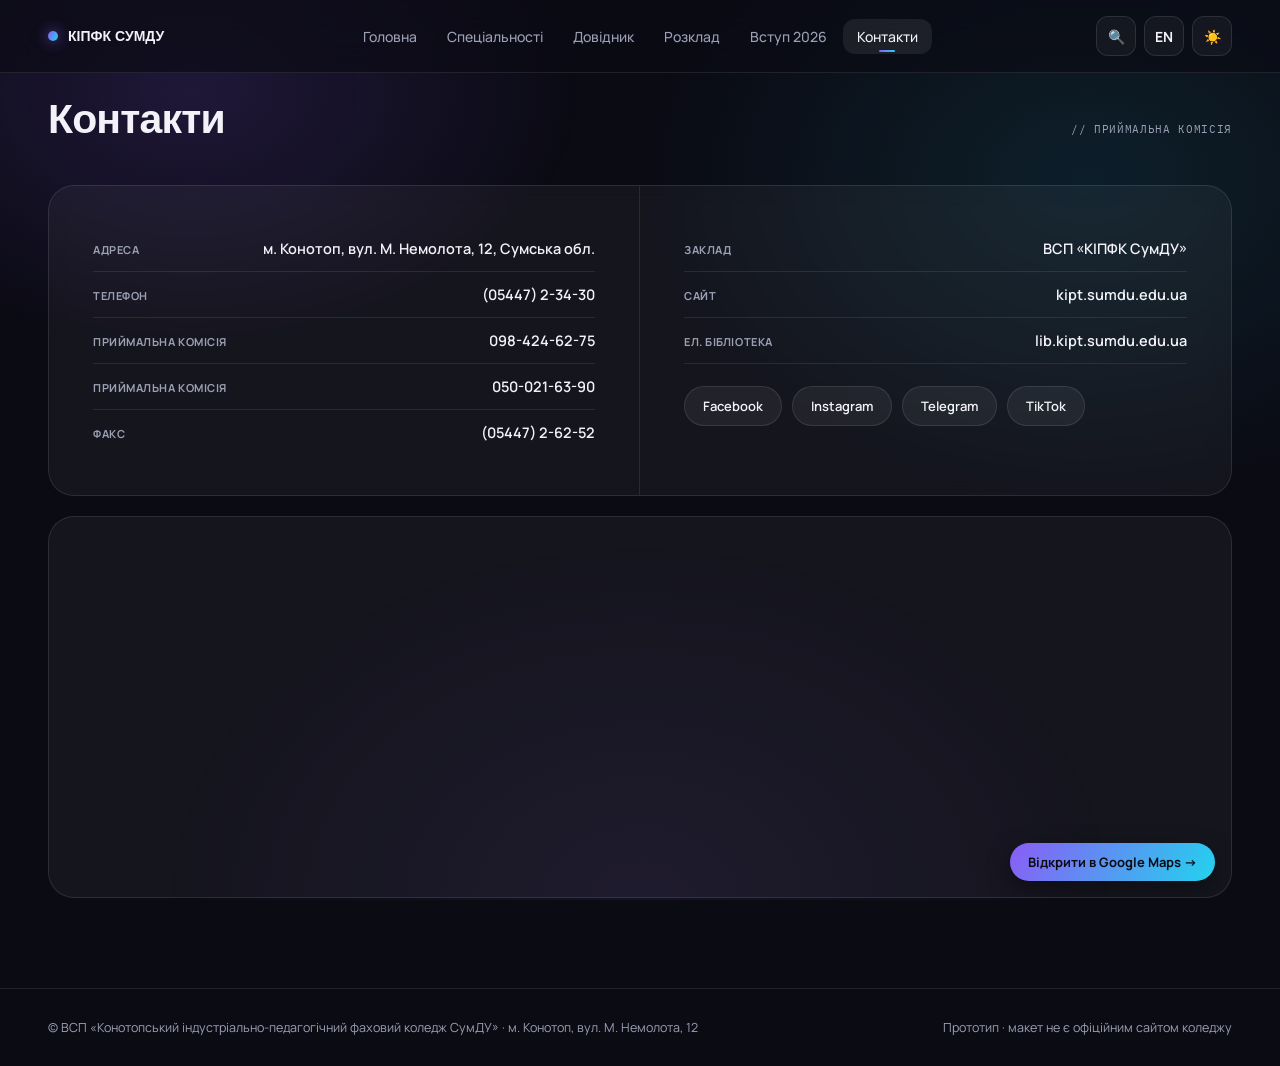
<file: kontakty.html>
<!DOCTYPE html>
<html lang="uk">
<head>
<meta charset="UTF-8">
<meta name="viewport" content="width=device-width, initial-scale=1.0">
<title>Контакти — ВСП «Конотопський індустріально-педагогічний фаховий коледж СумДУ»</title>
<link rel="preconnect" href="https://fonts.googleapis.com">
<link href="https://fonts.googleapis.com/css2?family=Space+Grotesk:wght@400;500;600;700&family=IBM+Plex+Mono:wght@400;500;600&family=Manrope:wght@400;500;600;700&display=swap" rel="stylesheet">
<meta property="og:type" content="website">
<meta property="og:title" content="Контакти — КІПФК СумДУ">
<meta property="og:description" content="Фаховий коледж СумДУ в Конотопі: 12 спеціальностей — від інженерії програмного забезпечення до електротехніки та будівництва. Вступна кампанія 2026 триває.">
<meta property="og:image" content="https://dengavrilenko21.github.io/kipt-college/og-image.png">
<meta property="og:url" content="https://dengavrilenko21.github.io/kipt-college/kontakty.html">
<meta property="og:locale" content="uk_UA">
<meta name="twitter:card" content="summary_large_image">
<meta name="twitter:title" content="Контакти — КІПФК СумДУ">
<meta name="twitter:description" content="Фаховий коледж СумДУ в Конотопі: 12 спеціальностей — від інженерії програмного забезпечення до електротехніки та будівництва. Вступна кампанія 2026 триває.">
<meta name="twitter:image" content="https://dengavrilenko21.github.io/kipt-college/og-image.png">
<meta name="description" content="Фаховий коледж СумДУ в Конотопі: 12 спеціальностей — від інженерії програмного забезпечення до електротехніки та будівництва. Вступна кампанія 2026 триває.">
<link rel="manifest" href="manifest.json">
<meta name="theme-color" content="#0B0B14">
<link rel="apple-touch-icon" href="icon-192.png">
<link rel="icon" type="image/svg+xml" href="favicon.svg">
<link rel="icon" type="image/png" sizes="32x32" href="favicon-32.png">
<link rel="icon" type="image/png" sizes="128x128" href="favicon.png">
<link rel="stylesheet" href="style.css">
</head>
<body>

<div class="blueprint-grid"></div>
<div class="corner-mark cm-tl"><svg viewBox="0 0 22 22"><path d="M0 0 L22 0 M0 0 L0 22" stroke="#3FB8AF" stroke-width="1.5" fill="none"/></svg></div>
<div class="corner-mark cm-tr"><svg viewBox="0 0 22 22"><path d="M0 0 L22 0 M0 0 L0 22" stroke="#3FB8AF" stroke-width="1.5" fill="none"/></svg></div>
<div class="corner-mark cm-bl"><svg viewBox="0 0 22 22"><path d="M0 0 L22 0 M0 0 L0 22" stroke="#3FB8AF" stroke-width="1.5" fill="none"/></svg></div>
<div class="corner-mark cm-br"><svg viewBox="0 0 22 22"><path d="M0 0 L22 0 M0 0 L0 22" stroke="#3FB8AF" stroke-width="1.5" fill="none"/></svg></div>

<header>
  <div class="brandmark"><span class="dot"></span> КІПФК СУМДУ</div>
  <nav>
    <a href="index.html">Головна</a>
    <a href="specialnosti.html">Спеціальності</a>
    <a href="dovidnyk.html">Довідник</a>
    <a href="rozklad.html">Розклад</a>
    <a href="vstup.html">Вступ 2026</a>
    <a href="kontakty.html">Контакти</a>
  </nav>
  <div>м. Конотоп</div>
</header>

<main>
  <section class="contacts-section" id="contacts">
    <div class="board-heading">
      <h2>Контакти</h2>
      <span class="tag">// ПРИЙМАЛЬНА КОМІСІЯ</span>
    </div>
    <div class="contacts-inner">
      <div class="contacts-col">
        <div class="contact-line"><span>Адреса</span><b>м. Конотоп, вул. М. Немолота, 12, Сумська обл.</b></div>
        <div class="contact-line"><span>Телефон</span><a href="tel:80544723430">(05447) 2-34-30</a></div>
        <div class="contact-line"><span>Приймальна комісія</span><a href="tel:+380984246275">098-424-62-75</a></div>
        <div class="contact-line"><span>Приймальна комісія</span><a href="tel:+380500216390">050-021-63-90</a></div>
        <div class="contact-line"><span>Факс</span><b>(05447) 2-62-52</b></div>
      </div>
      <div class="contacts-col">
        <div class="contact-line"><span>Заклад</span><b>ВСП «КІПФК СумДУ»</b></div>
        <div class="contact-line"><span>Сайт</span><a href="https://kipt.sumdu.edu.ua/uk/" target="_blank" rel="noopener">kipt.sumdu.edu.ua</a></div>
        <div class="contact-line"><span>Ел. бібліотека</span><a href="https://lib.kipt.sumdu.edu.ua/" target="_blank" rel="noopener">lib.kipt.sumdu.edu.ua</a></div>
        <div class="social-row">
          <a href="https://www.facebook.com/groups/iptkisumdu/" target="_blank" rel="noopener">Facebook</a>
          <a href="https://www.instagram.com/kipfcsumdu/" target="_blank" rel="noopener">Instagram</a>
          <a href="https://t.me/kip_fcsumdu" target="_blank" rel="noopener">Telegram</a>
          <a href="https://www.tiktok.com/@kipt_ua" target="_blank" rel="noopener">TikTok</a>
        </div>
      </div>
    </div>
  </section>
</main>

<footer>
  <span>© ВСП «Конотопський індустріально-педагогічний фаховий коледж СумДУ» · м. Конотоп, вул. М. Немолота, 12</span>
  <span>Прототип · макет не є офіційним сайтом коледжу</span>
</footer>

<script src="data.js"></script>
<script src="main.js"></script>
</body>
</html>
</file>
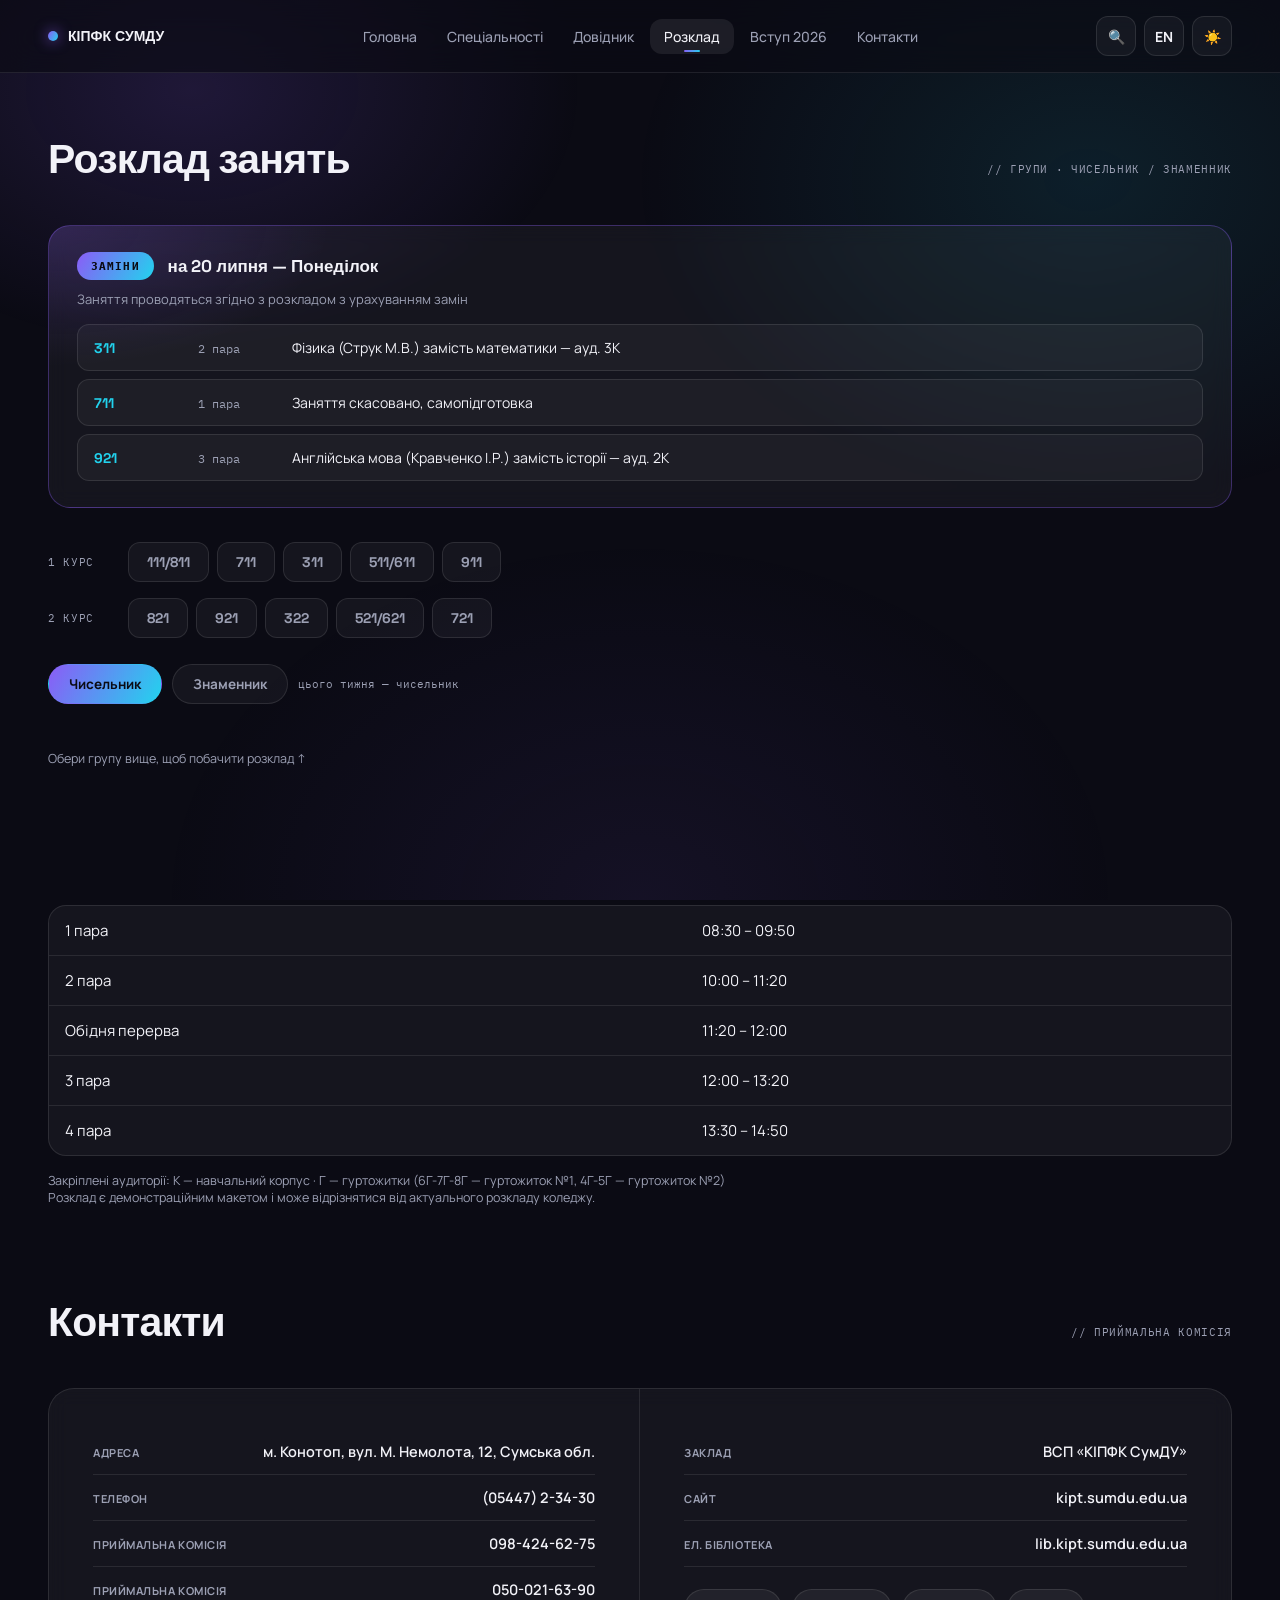
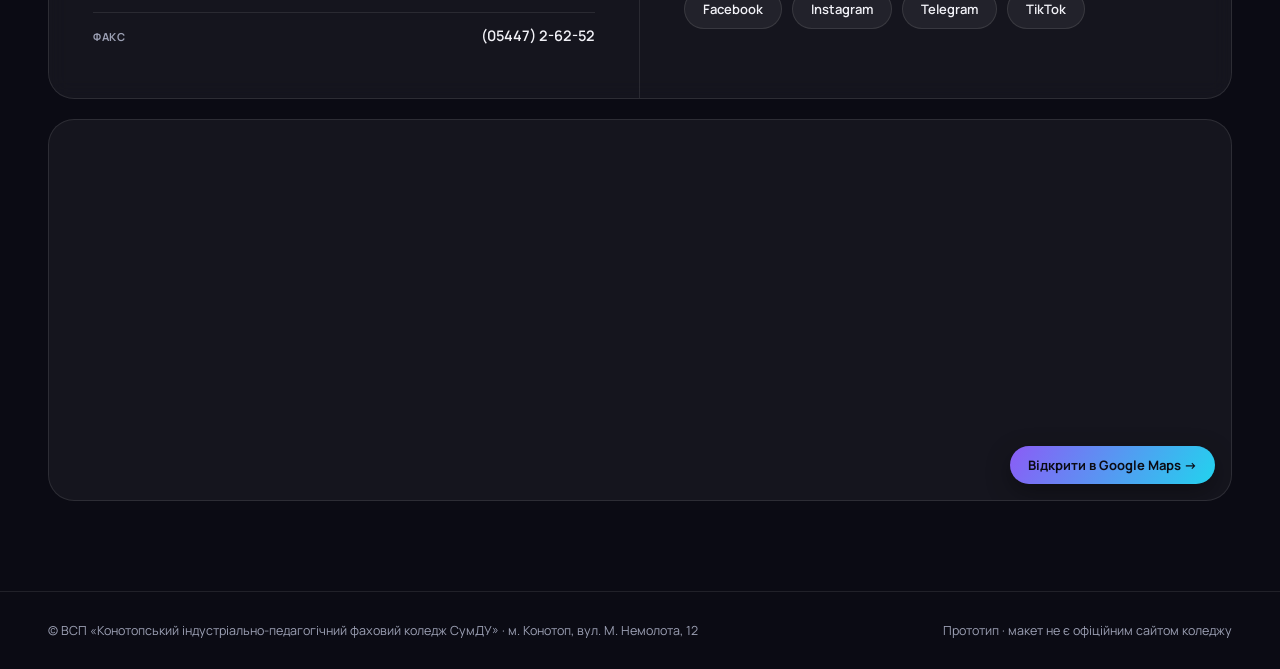
<file: rozklad.html>
<!DOCTYPE html>
<html lang="uk">
<head>
<meta charset="UTF-8">
<meta name="viewport" content="width=device-width, initial-scale=1.0">
<title>Розклад та заміни — ВСП «Конотопський індустріально-педагогічний фаховий коледж СумДУ»</title>
<link rel="preconnect" href="https://fonts.googleapis.com">
<link href="https://fonts.googleapis.com/css2?family=Space+Grotesk:wght@400;500;600;700&family=IBM+Plex+Mono:wght@400;500;600&family=Manrope:wght@400;500;600;700&display=swap" rel="stylesheet">
<meta property="og:type" content="website">
<meta property="og:title" content="Розклад та заміни — КІПФК СумДУ">
<meta property="og:description" content="Фаховий коледж СумДУ в Конотопі: 12 спеціальностей — від інженерії програмного забезпечення до електротехніки та будівництва. Вступна кампанія 2026 триває.">
<meta property="og:image" content="https://dengavrilenko21.github.io/kipt-college/og-image.png">
<meta property="og:url" content="https://dengavrilenko21.github.io/kipt-college/rozklad.html">
<meta property="og:locale" content="uk_UA">
<meta name="twitter:card" content="summary_large_image">
<meta name="twitter:title" content="Розклад та заміни — КІПФК СумДУ">
<meta name="twitter:description" content="Фаховий коледж СумДУ в Конотопі: 12 спеціальностей — від інженерії програмного забезпечення до електротехніки та будівництва. Вступна кампанія 2026 триває.">
<meta name="twitter:image" content="https://dengavrilenko21.github.io/kipt-college/og-image.png">
<meta name="description" content="Фаховий коледж СумДУ в Конотопі: 12 спеціальностей — від інженерії програмного забезпечення до електротехніки та будівництва. Вступна кампанія 2026 триває.">
<link rel="manifest" href="manifest.json">
<meta name="theme-color" content="#0B0B14">
<link rel="apple-touch-icon" href="icon-192.png">
<link rel="icon" type="image/svg+xml" href="favicon.svg">
<link rel="icon" type="image/png" sizes="32x32" href="favicon-32.png">
<link rel="icon" type="image/png" sizes="128x128" href="favicon.png">
<link rel="stylesheet" href="style.css">
</head>
<body>

<div class="blueprint-grid"></div>
<div class="corner-mark cm-tl"><svg viewBox="0 0 22 22"><path d="M0 0 L22 0 M0 0 L0 22" stroke="#3FB8AF" stroke-width="1.5" fill="none"/></svg></div>
<div class="corner-mark cm-tr"><svg viewBox="0 0 22 22"><path d="M0 0 L22 0 M0 0 L0 22" stroke="#3FB8AF" stroke-width="1.5" fill="none"/></svg></div>
<div class="corner-mark cm-bl"><svg viewBox="0 0 22 22"><path d="M0 0 L22 0 M0 0 L0 22" stroke="#3FB8AF" stroke-width="1.5" fill="none"/></svg></div>
<div class="corner-mark cm-br"><svg viewBox="0 0 22 22"><path d="M0 0 L22 0 M0 0 L0 22" stroke="#3FB8AF" stroke-width="1.5" fill="none"/></svg></div>

<header>
  <div class="brandmark"><span class="dot"></span> КІПФК СУМДУ</div>
  <nav>
    <a href="index.html">Головна</a>
    <a href="specialnosti.html">Спеціальності</a>
    <a href="dovidnyk.html">Довідник</a>
    <a href="rozklad.html">Розклад</a>
    <a href="vstup.html">Вступ 2026</a>
    <a href="kontakty.html">Контакти</a>
  </nav>
  <div>м. Конотоп</div>
</header>

<main>
    <section class="rozklad-section" id="rozklad">
    <div class="board-heading">
      <h2>Розклад занять</h2>
      <span class="tag">// ГРУПИ · ЧИСЕЛЬНИК / ЗНАМЕННИК</span>
    </div>

    <!-- ЗАМІНИ -->
    <div class="zaminy-card" id="zaminyCard"></div>

    <!-- ВИБІР ГРУПИ -->
    <div class="grp-picker" id="grpPicker"></div>

    <!-- ПЕРЕМИКАЧ ТИЖНЯ -->
    <div class="week-toggle" id="weekToggle"></div>

    <!-- ТАБЛИЦЯ РОЗКЛАДУ -->
    <div id="scheduleTable"></div>

    <!-- ДЗВІНКИ -->
    <div class="bells-block">
      <div class="board-heading" style="margin-top:50px;">
        <h2 style="font-size:22px;">Розклад дзвінків</h2>
      </div>
      <table class="schedule-table" id="bellsTable"><tbody></tbody></table>
      <p class="schedule-note" id="roomsNote"></p>
      <p class="schedule-note">Розклад є демонстраційним макетом і може відрізнятися від актуального розкладу коледжу.</p>
    </div>
  </section>

  <section class="contacts-section" id="contacts">
    <div class="board-heading">
      <h2>Контакти</h2>
      <span class="tag">// ПРИЙМАЛЬНА КОМІСІЯ</span>
    </div>
    <div class="contacts-inner">
      <div class="contacts-col">
        <div class="contact-line"><span>Адреса</span><b>м. Конотоп, вул. М. Немолота, 12, Сумська обл.</b></div>
        <div class="contact-line"><span>Телефон</span><a href="tel:80544723430">(05447) 2-34-30</a></div>
        <div class="contact-line"><span>Приймальна комісія</span><a href="tel:+380984246275">098-424-62-75</a></div>
        <div class="contact-line"><span>Приймальна комісія</span><a href="tel:+380500216390">050-021-63-90</a></div>
        <div class="contact-line"><span>Факс</span><b>(05447) 2-62-52</b></div>
      </div>
      <div class="contacts-col">
        <div class="contact-line"><span>Заклад</span><b>ВСП «КІПФК СумДУ»</b></div>
        <div class="contact-line"><span>Сайт</span><a href="https://kipt.sumdu.edu.ua/uk/" target="_blank" rel="noopener">kipt.sumdu.edu.ua</a></div>
        <div class="contact-line"><span>Ел. бібліотека</span><a href="https://lib.kipt.sumdu.edu.ua/" target="_blank" rel="noopener">lib.kipt.sumdu.edu.ua</a></div>
        <div class="social-row">
          <a href="https://www.facebook.com/groups/iptkisumdu/" target="_blank" rel="noopener">Facebook</a>
          <a href="https://www.instagram.com/kipfcsumdu/" target="_blank" rel="noopener">Instagram</a>
          <a href="https://t.me/kip_fcsumdu" target="_blank" rel="noopener">Telegram</a>
          <a href="https://www.tiktok.com/@kipt_ua" target="_blank" rel="noopener">TikTok</a>
        </div>
      </div>
    </div>
  </section>
</main>

<footer>
  <span>© ВСП «Конотопський індустріально-педагогічний фаховий коледж СумДУ» · м. Конотоп, вул. М. Немолота, 12</span>
  <span>Прототип · макет не є офіційним сайтом коледжу</span>
</footer>

<script src="data.js"></script>
<script src="main.js"></script>
</body>
</html>
</file>
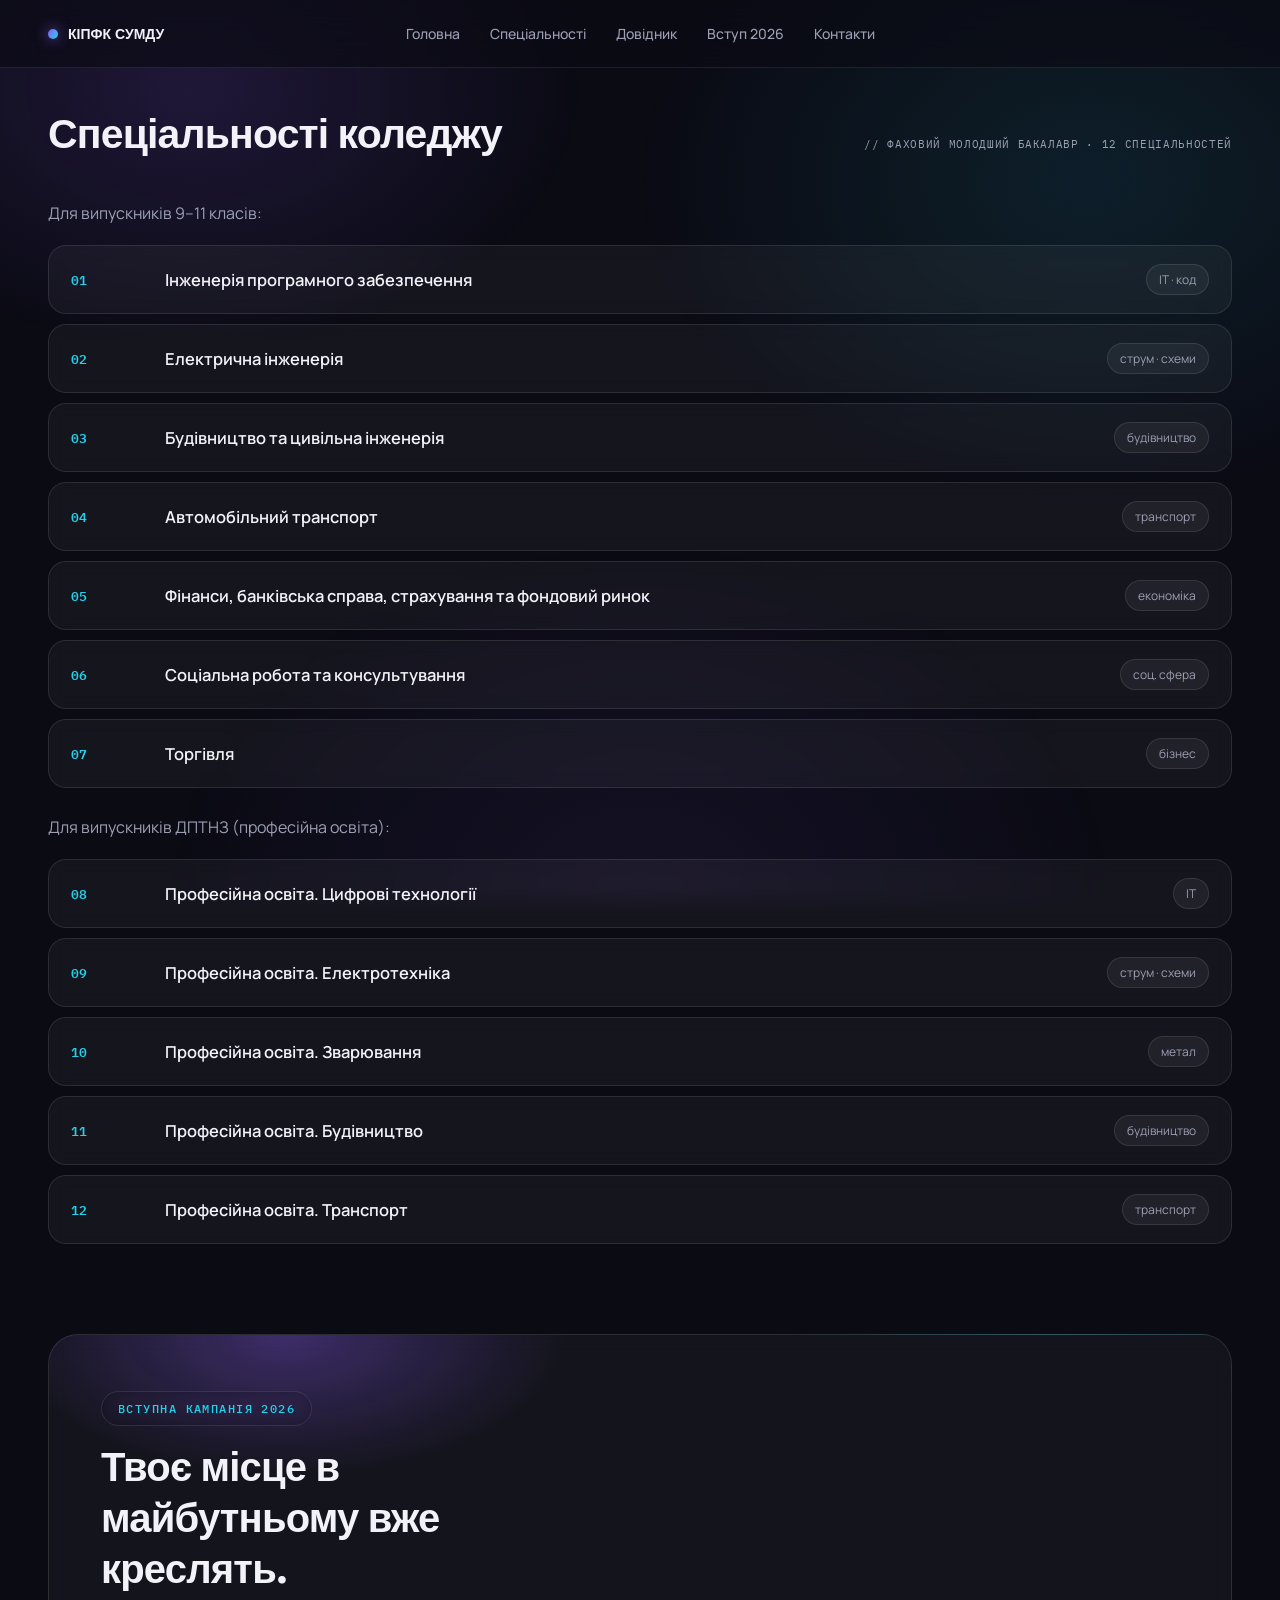
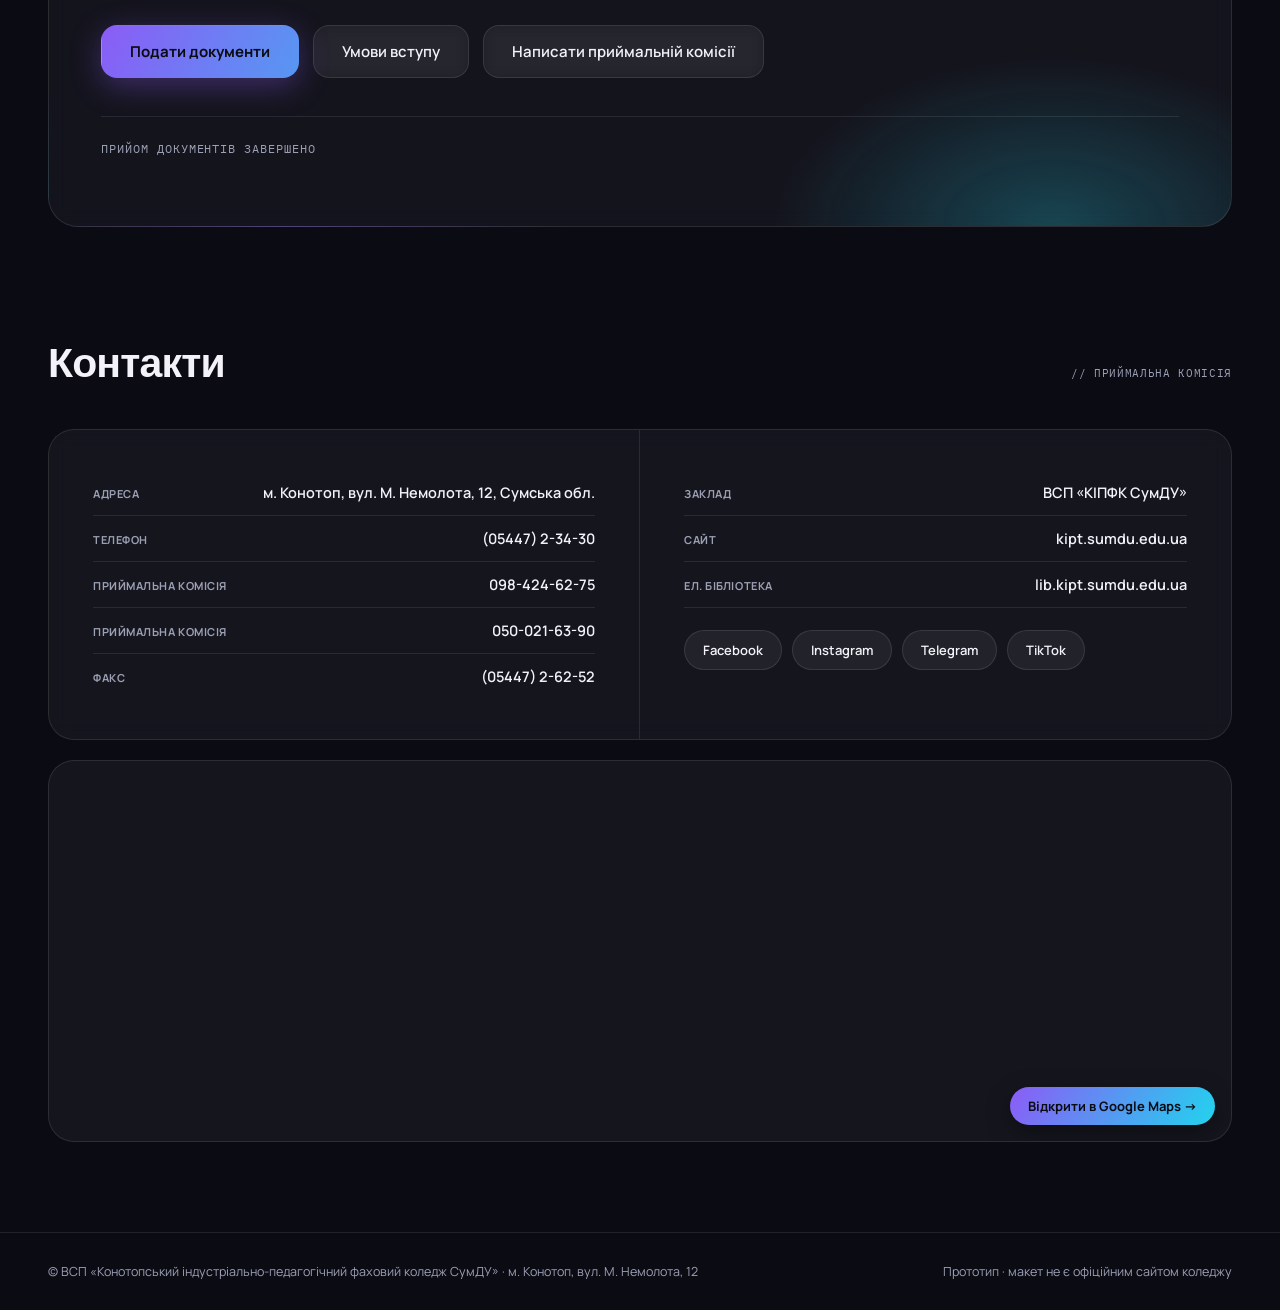
<file: specialnosti.html>
<!DOCTYPE html>
<html lang="uk">
<head>
<meta charset="UTF-8">
<meta name="viewport" content="width=device-width, initial-scale=1.0">
<title>Спеціальності — ВСП «Конотопський індустріально-педагогічний фаховий коледж СумДУ»</title>
<link rel="preconnect" href="https://fonts.googleapis.com">
<link href="https://fonts.googleapis.com/css2?family=Space+Grotesk:wght@400;500;600;700&family=IBM+Plex+Mono:wght@400;500;600&family=Manrope:wght@400;500;600;700&display=swap" rel="stylesheet">
<meta property="og:type" content="website">
<meta property="og:title" content="Спеціальності — КІПФК СумДУ">
<meta property="og:description" content="Фаховий коледж СумДУ в Конотопі: 12 спеціальностей — від інженерії програмного забезпечення до електротехніки та будівництва. Вступна кампанія 2026 триває.">
<meta property="og:image" content="https://dengavrilenko21.github.io/kipt-college/og-image.png">
<meta property="og:url" content="https://dengavrilenko21.github.io/kipt-college/specialnosti.html">
<meta property="og:locale" content="uk_UA">
<meta name="twitter:card" content="summary_large_image">
<meta name="twitter:title" content="Спеціальності — КІПФК СумДУ">
<meta name="twitter:description" content="Фаховий коледж СумДУ в Конотопі: 12 спеціальностей — від інженерії програмного забезпечення до електротехніки та будівництва. Вступна кампанія 2026 триває.">
<meta name="twitter:image" content="https://dengavrilenko21.github.io/kipt-college/og-image.png">
<meta name="description" content="Фаховий коледж СумДУ в Конотопі: 12 спеціальностей — від інженерії програмного забезпечення до електротехніки та будівництва. Вступна кампанія 2026 триває.">
<link rel="manifest" href="manifest.json">
<meta name="theme-color" content="#0B0B14">
<link rel="apple-touch-icon" href="icon-192.png">
<link rel="icon" type="image/svg+xml" href="favicon.svg">
<link rel="icon" type="image/png" sizes="32x32" href="favicon-32.png">
<link rel="icon" type="image/png" sizes="128x128" href="favicon.png">
<link rel="stylesheet" href="style.css">
</head>
<body>

<div class="blueprint-grid"></div>
<div class="corner-mark cm-tl"><svg viewBox="0 0 22 22"><path d="M0 0 L22 0 M0 0 L0 22" stroke="#3FB8AF" stroke-width="1.5" fill="none"/></svg></div>
<div class="corner-mark cm-tr"><svg viewBox="0 0 22 22"><path d="M0 0 L22 0 M0 0 L0 22" stroke="#3FB8AF" stroke-width="1.5" fill="none"/></svg></div>
<div class="corner-mark cm-bl"><svg viewBox="0 0 22 22"><path d="M0 0 L22 0 M0 0 L0 22" stroke="#3FB8AF" stroke-width="1.5" fill="none"/></svg></div>
<div class="corner-mark cm-br"><svg viewBox="0 0 22 22"><path d="M0 0 L22 0 M0 0 L0 22" stroke="#3FB8AF" stroke-width="1.5" fill="none"/></svg></div>

<header>
  <div class="brandmark"><span class="dot"></span> КІПФК СУМДУ</div>
  <nav>
    <a href="index.html">Головна</a>
    <a href="specialnosti.html">Спеціальності</a>
    <a href="dovidnyk.html">Довідник</a>
    <a href="vstup.html">Вступ 2026</a>
    <a href="kontakty.html">Контакти</a>
  </nav>
  <div>м. Конотоп</div>
</header>

<main>
  <section class="specialties-section" id="specialties">
    <div class="board-heading">
      <h2>Спеціальності коледжу</h2>
      <span class="tag">// ФАХОВИЙ МОЛОДШИЙ БАКАЛАВР · 12 СПЕЦІАЛЬНОСТЕЙ</span>
    </div>

    <p class="tab-lede" style="margin-bottom:18px;">Для випускників 9–11 класів:</p>
    <div class="spec-grid">
      <div class="spec-row">
        <span class="spec-code">01</span>
        <span class="spec-name">Інженерія програмного забезпечення</span>
        <span class="spec-tag">IT · код</span>
      </div>
      <div class="spec-row">
        <span class="spec-code">02</span>
        <span class="spec-name">Електрична інженерія</span>
        <span class="spec-tag">струм · схеми</span>
      </div>
      <div class="spec-row">
        <span class="spec-code">03</span>
        <span class="spec-name">Будівництво та цивільна інженерія</span>
        <span class="spec-tag">будівництво</span>
      </div>
      <div class="spec-row">
        <span class="spec-code">04</span>
        <span class="spec-name">Автомобільний транспорт</span>
        <span class="spec-tag">транспорт</span>
      </div>
      <div class="spec-row">
        <span class="spec-code">05</span>
        <span class="spec-name">Фінанси, банківська справа, страхування та фондовий ринок</span>
        <span class="spec-tag">економіка</span>
      </div>
      <div class="spec-row">
        <span class="spec-code">06</span>
        <span class="spec-name">Соціальна робота та консультування</span>
        <span class="spec-tag">соц. сфера</span>
      </div>
      <div class="spec-row">
        <span class="spec-code">07</span>
        <span class="spec-name">Торгівля</span>
        <span class="spec-tag">бізнес</span>
      </div>
    </div>

    <p class="tab-lede" style="margin:26px 0 18px;">Для випускників ДПТНЗ (професійна освіта):</p>
    <div class="spec-grid">
      <div class="spec-row">
        <span class="spec-code">08</span>
        <span class="spec-name">Професійна освіта. Цифрові технології</span>
        <span class="spec-tag">IT</span>
      </div>
      <div class="spec-row">
        <span class="spec-code">09</span>
        <span class="spec-name">Професійна освіта. Електротехніка</span>
        <span class="spec-tag">струм · схеми</span>
      </div>
      <div class="spec-row">
        <span class="spec-code">10</span>
        <span class="spec-name">Професійна освіта. Зварювання</span>
        <span class="spec-tag">метал</span>
      </div>
      <div class="spec-row">
        <span class="spec-code">11</span>
        <span class="spec-name">Професійна освіта. Будівництво</span>
        <span class="spec-tag">будівництво</span>
      </div>
      <div class="spec-row">
        <span class="spec-code">12</span>
        <span class="spec-name">Професійна освіта. Транспорт</span>
        <span class="spec-tag">транспорт</span>
      </div>
    </div>
  </section>

  <section class="apply-section" id="apply">
    <div class="apply-inner">
      <div>
        <div class="eyebrow" style="margin-bottom:16px;">Вступна кампанія 2026</div>
        <h2 class="apply-title">Твоє місце в майбутньому вже креслять.</h2>
      </div>
      <div class="apply-actions">
        <a href="vstup.html" class="btn primary">Подати документи</a>
        <a href="specialnosti.html" class="btn">Умови вступу</a>
        <a href="vstup.html" class="btn">Написати приймальній комісії</a>
      </div>
    </div>
  </section>

  <section class="contacts-section" id="contacts">
    <div class="board-heading">
      <h2>Контакти</h2>
      <span class="tag">// ПРИЙМАЛЬНА КОМІСІЯ</span>
    </div>
    <div class="contacts-inner">
      <div class="contacts-col">
        <div class="contact-line"><span>Адреса</span><b>м. Конотоп, вул. М. Немолота, 12, Сумська обл.</b></div>
        <div class="contact-line"><span>Телефон</span><a href="tel:80544723430">(05447) 2-34-30</a></div>
        <div class="contact-line"><span>Приймальна комісія</span><a href="tel:+380984246275">098-424-62-75</a></div>
        <div class="contact-line"><span>Приймальна комісія</span><a href="tel:+380500216390">050-021-63-90</a></div>
        <div class="contact-line"><span>Факс</span><b>(05447) 2-62-52</b></div>
      </div>
      <div class="contacts-col">
        <div class="contact-line"><span>Заклад</span><b>ВСП «КІПФК СумДУ»</b></div>
        <div class="contact-line"><span>Сайт</span><a href="https://kipt.sumdu.edu.ua/uk/" target="_blank" rel="noopener">kipt.sumdu.edu.ua</a></div>
        <div class="contact-line"><span>Ел. бібліотека</span><a href="https://lib.kipt.sumdu.edu.ua/" target="_blank" rel="noopener">lib.kipt.sumdu.edu.ua</a></div>
        <div class="social-row">
          <a href="https://www.facebook.com/groups/iptkisumdu/" target="_blank" rel="noopener">Facebook</a>
          <a href="https://www.instagram.com/kipfcsumdu/" target="_blank" rel="noopener">Instagram</a>
          <a href="https://t.me/kip_fcsumdu" target="_blank" rel="noopener">Telegram</a>
          <a href="https://www.tiktok.com/@kipt_ua" target="_blank" rel="noopener">TikTok</a>
        </div>
      </div>
    </div>
  </section>
</main>

<footer>
  <span>© ВСП «Конотопський індустріально-педагогічний фаховий коледж СумДУ» · м. Конотоп, вул. М. Немолота, 12</span>
  <span>Прототип · макет не є офіційним сайтом коледжу</span>
</footer>

<script src="data.js"></script>
<script src="main.js"></script>
</body>
</html>
</file>
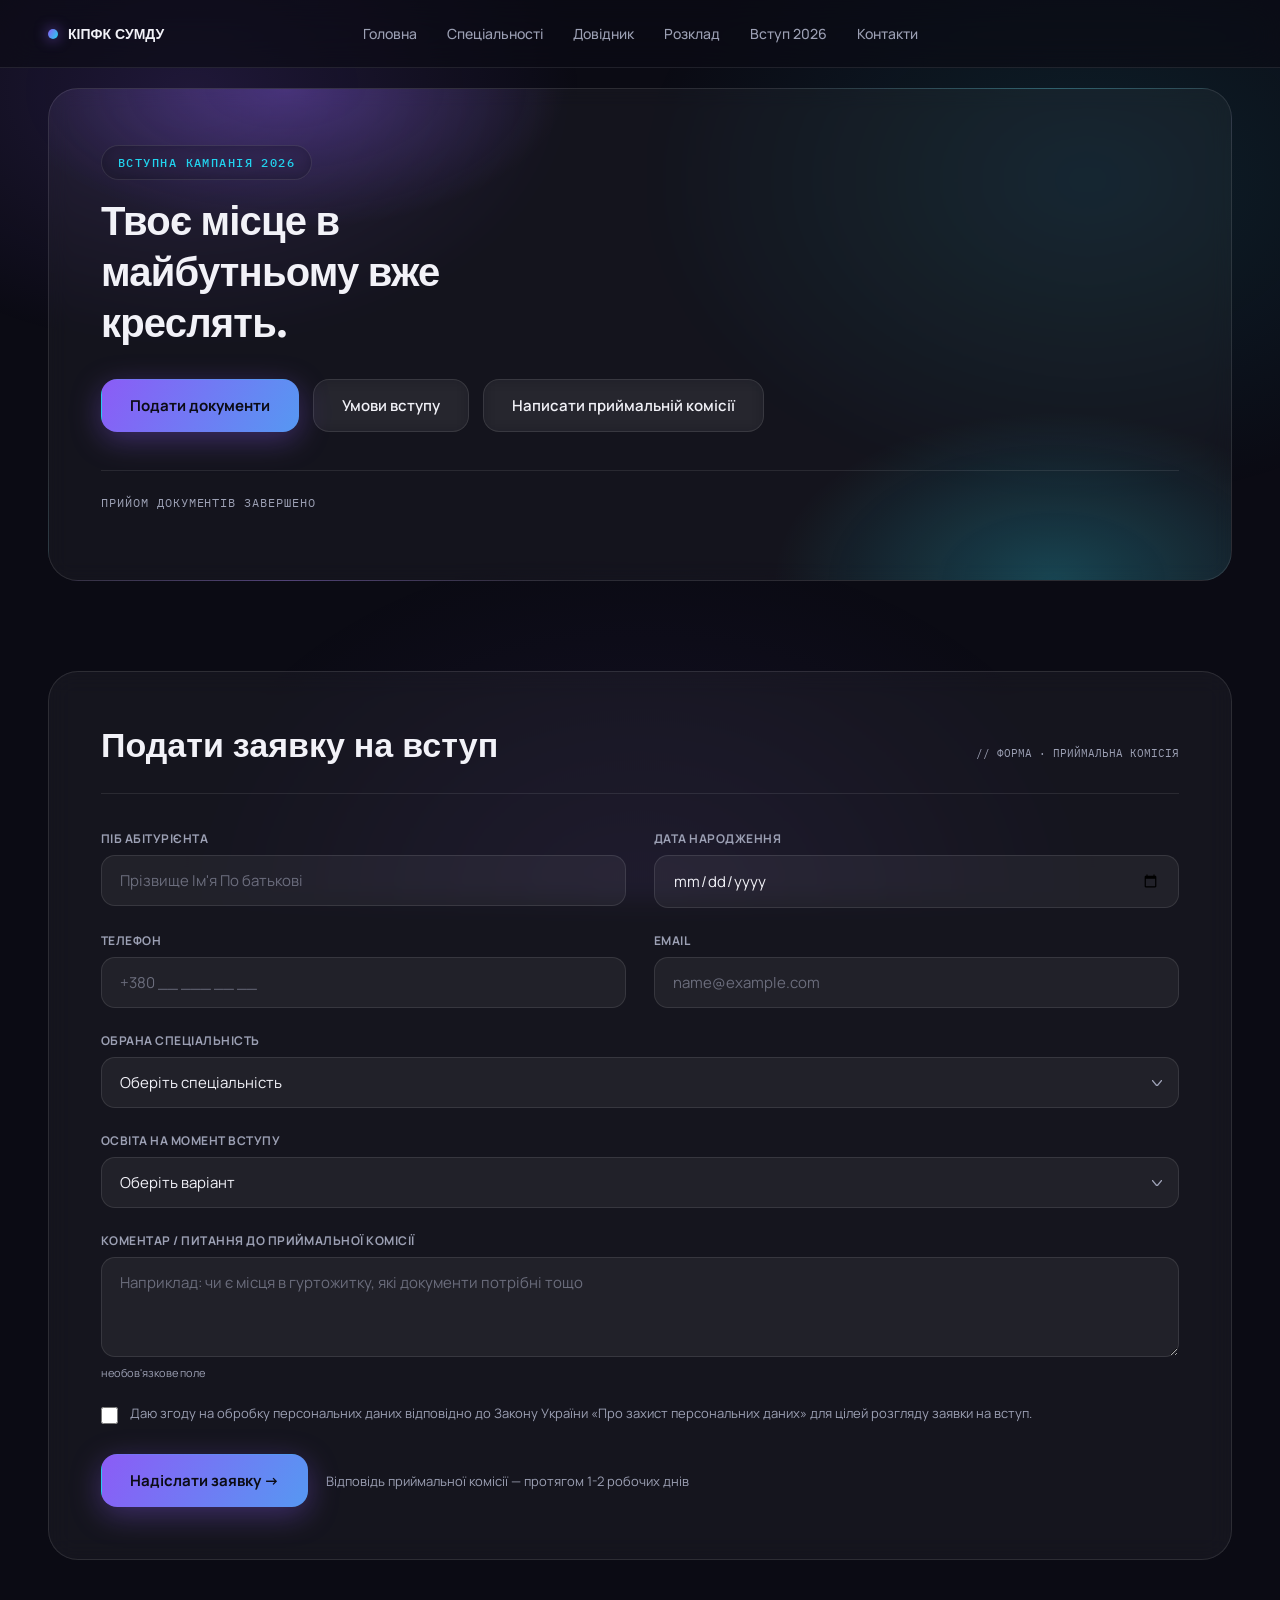
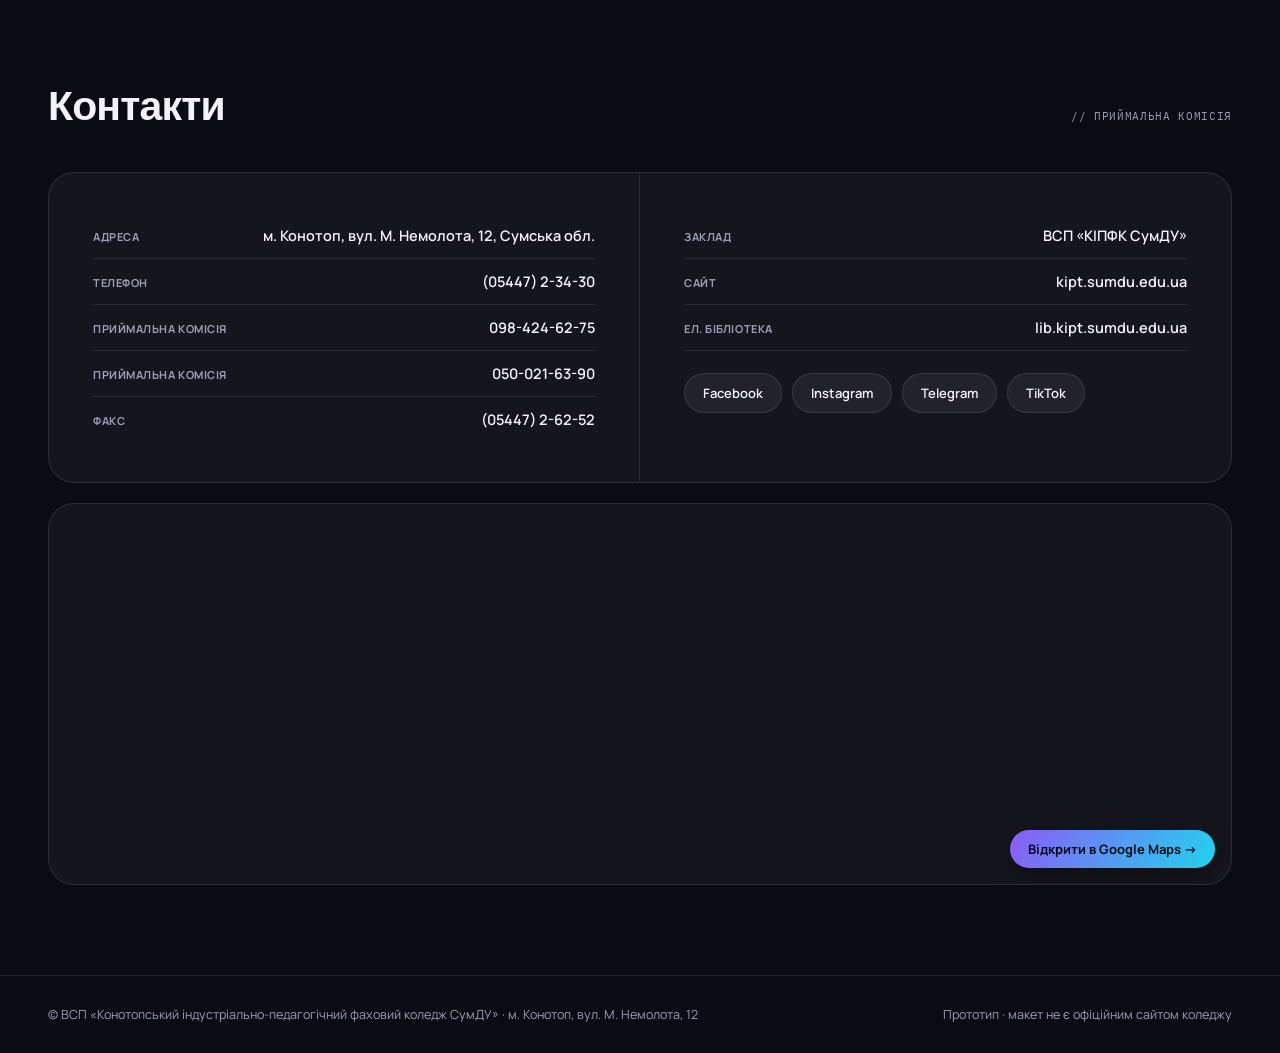
<file: vstup.html>
<!DOCTYPE html>
<html lang="uk">
<head>
<meta charset="UTF-8">
<meta name="viewport" content="width=device-width, initial-scale=1.0">
<title>Вступ 2026 — ВСП «Конотопський індустріально-педагогічний фаховий коледж СумДУ»</title>
<link rel="preconnect" href="https://fonts.googleapis.com">
<link href="https://fonts.googleapis.com/css2?family=Space+Grotesk:wght@400;500;600;700&family=IBM+Plex+Mono:wght@400;500;600&family=Manrope:wght@400;500;600;700&display=swap" rel="stylesheet">
<meta property="og:type" content="website">
<meta property="og:title" content="Вступ 2026 — КІПФК СумДУ">
<meta property="og:description" content="Фаховий коледж СумДУ в Конотопі: 12 спеціальностей — від інженерії програмного забезпечення до електротехніки та будівництва. Вступна кампанія 2026 триває.">
<meta property="og:image" content="https://dengavrilenko21.github.io/kipt-college/og-image.png">
<meta property="og:url" content="https://dengavrilenko21.github.io/kipt-college/vstup.html">
<meta property="og:locale" content="uk_UA">
<meta name="twitter:card" content="summary_large_image">
<meta name="twitter:title" content="Вступ 2026 — КІПФК СумДУ">
<meta name="twitter:description" content="Фаховий коледж СумДУ в Конотопі: 12 спеціальностей — від інженерії програмного забезпечення до електротехніки та будівництва. Вступна кампанія 2026 триває.">
<meta name="twitter:image" content="https://dengavrilenko21.github.io/kipt-college/og-image.png">
<meta name="description" content="Фаховий коледж СумДУ в Конотопі: 12 спеціальностей — від інженерії програмного забезпечення до електротехніки та будівництва. Вступна кампанія 2026 триває.">
<link rel="manifest" href="manifest.json">
<meta name="theme-color" content="#0B0B14">
<link rel="apple-touch-icon" href="icon-192.png">
<link rel="icon" type="image/svg+xml" href="favicon.svg">
<link rel="icon" type="image/png" sizes="32x32" href="favicon-32.png">
<link rel="icon" type="image/png" sizes="128x128" href="favicon.png">
<link rel="stylesheet" href="style.css">
</head>
<body>

<div class="blueprint-grid"></div>
<div class="corner-mark cm-tl"><svg viewBox="0 0 22 22"><path d="M0 0 L22 0 M0 0 L0 22" stroke="#3FB8AF" stroke-width="1.5" fill="none"/></svg></div>
<div class="corner-mark cm-tr"><svg viewBox="0 0 22 22"><path d="M0 0 L22 0 M0 0 L0 22" stroke="#3FB8AF" stroke-width="1.5" fill="none"/></svg></div>
<div class="corner-mark cm-bl"><svg viewBox="0 0 22 22"><path d="M0 0 L22 0 M0 0 L0 22" stroke="#3FB8AF" stroke-width="1.5" fill="none"/></svg></div>
<div class="corner-mark cm-br"><svg viewBox="0 0 22 22"><path d="M0 0 L22 0 M0 0 L0 22" stroke="#3FB8AF" stroke-width="1.5" fill="none"/></svg></div>

<header>
  <div class="brandmark"><span class="dot"></span> КІПФК СУМДУ</div>
  <nav>
    <a href="index.html">Головна</a>
    <a href="specialnosti.html">Спеціальності</a>
    <a href="dovidnyk.html">Довідник</a>
    <a href="rozklad.html">Розклад</a>
    <a href="vstup.html">Вступ 2026</a>
    <a href="kontakty.html">Контакти</a>
  </nav>
  <div>м. Конотоп</div>
</header>

<main>
  <section class="apply-section" id="apply">
    <div class="apply-inner">
      <div>
        <div class="eyebrow" style="margin-bottom:16px;">Вступна кампанія 2026</div>
        <h2 class="apply-title">Твоє місце в майбутньому вже креслять.</h2>
      </div>
      <div class="apply-actions">
        <a href="#apply-form" class="btn primary">Подати документи</a>
        <a href="specialnosti.html" class="btn">Умови вступу</a>
        <a href="#apply-form" class="btn">Написати приймальній комісії</a>
      </div>
    </div>
  </section>

  <section class="apply-form-section" id="apply-form">
    <div class="form-panel">
      <div class="pins"></div>
      <div class="form-head">
        <h2>Подати заявку на вступ</h2>
        <span class="tag">// ФОРМА · ПРИЙМАЛЬНА КОМІСІЯ</span>
      </div>

      <form class="app-form" id="applicationForm">
        <div class="field">
          <label for="fio">ПІБ абітурієнта</label>
          <input type="text" id="fio" name="fio" placeholder="Прізвище Ім'я По батькові" required>
        </div>
        <div class="field">
          <label for="birth">Дата народження</label>
          <input type="date" id="birth" name="birth" required>
        </div>
        <div class="field">
          <label for="phone">Телефон</label>
          <input type="tel" id="phone" name="phone" placeholder="+380 __ ___ __ __" required>
        </div>
        <div class="field">
          <label for="email">Email</label>
          <input type="email" id="email" name="email" placeholder="name@example.com" required>
        </div>
        <div class="field full">
          <label for="specialty">Обрана спеціальність</label>
          <select id="specialty" name="specialty" required>
            <option value="" disabled selected>Оберіть спеціальність</option>
            <option value="Інженерія програмного забезпечення">Інженерія програмного забезпечення</option>
            <option value="Електрична інженерія">Електрична інженерія</option>
            <option value="Будівництво та цивільна інженерія">Будівництво та цивільна інженерія</option>
            <option value="Автомобільний транспорт">Автомобільний транспорт</option>
            <option value="Фінанси, банківська справа, страхування та фондовий ринок">Фінанси, банківська справа, страхування та фондовий ринок</option>
            <option value="Соціальна робота та консультування">Соціальна робота та консультування</option>
            <option value="Торгівля">Торгівля</option>
            <option value="Професійна освіта. Цифрові технології">Професійна освіта. Цифрові технології</option>
            <option value="Професійна освіта. Електротехніка">Професійна освіта. Електротехніка</option>
            <option value="Професійна освіта. Зварювання">Професійна освіта. Зварювання</option>
            <option value="Професійна освіта. Будівництво">Професійна освіта. Будівництво</option>
            <option value="Професійна освіта. Транспорт">Професійна освіта. Транспорт</option>
            <option value="Інше / ще не визначився(лась)">Інше / ще не визначився(лась)</option>
          </select>
        </div>
        <div class="field full">
          <label for="education">Освіта на момент вступу</label>
          <select id="education" name="education" required>
            <option value="" disabled selected>Оберіть варіант</option>
            <option value="9 класів">9 класів</option>
            <option value="11 класів">11 класів</option>
            <option value="Диплом кваліфікованого робітника">Диплом кваліфікованого робітника</option>
          </select>
        </div>
        <div class="field full">
          <label for="message">Коментар / питання до приймальної комісії</label>
          <textarea id="message" name="message" placeholder="Наприклад: чи є місця в гуртожитку, які документи потрібні тощо"></textarea>
          <span class="hint">необов'язкове поле</span>
        </div>

        <label class="consent-row">
          <input type="checkbox" required>
          Даю згоду на обробку персональних даних відповідно до Закону України «Про захист персональних даних» для цілей розгляду заявки на вступ.
        </label>

        <div class="form-submit-row">
          <button type="submit" class="btn primary">Надіслати заявку →</button>
          <span class="form-status">Відповідь приймальної комісії — протягом 1-2 робочих днів</span>
        </div>
      </form>

      <div class="form-success" id="formSuccess">
        <div class="check">✓</div>
        <h3>Заявку прийнято</h3>
        <p>Дякуємо! Приймальна комісія отримала твої дані та зв'яжеться найближчим часом. Слідкуй за поштою та телефоном, вказаними у заявці.</p>
        <a href="#apply-form" class="btn" onclick="resetForm(); return false;">Подати ще одну заявку</a>
      </div>
    </div>
  </section>

  <section class="contacts-section" id="contacts">
    <div class="board-heading">
      <h2>Контакти</h2>
      <span class="tag">// ПРИЙМАЛЬНА КОМІСІЯ</span>
    </div>
    <div class="contacts-inner">
      <div class="contacts-col">
        <div class="contact-line"><span>Адреса</span><b>м. Конотоп, вул. М. Немолота, 12, Сумська обл.</b></div>
        <div class="contact-line"><span>Телефон</span><a href="tel:80544723430">(05447) 2-34-30</a></div>
        <div class="contact-line"><span>Приймальна комісія</span><a href="tel:+380984246275">098-424-62-75</a></div>
        <div class="contact-line"><span>Приймальна комісія</span><a href="tel:+380500216390">050-021-63-90</a></div>
        <div class="contact-line"><span>Факс</span><b>(05447) 2-62-52</b></div>
      </div>
      <div class="contacts-col">
        <div class="contact-line"><span>Заклад</span><b>ВСП «КІПФК СумДУ»</b></div>
        <div class="contact-line"><span>Сайт</span><a href="https://kipt.sumdu.edu.ua/uk/" target="_blank" rel="noopener">kipt.sumdu.edu.ua</a></div>
        <div class="contact-line"><span>Ел. бібліотека</span><a href="https://lib.kipt.sumdu.edu.ua/" target="_blank" rel="noopener">lib.kipt.sumdu.edu.ua</a></div>
        <div class="social-row">
          <a href="https://www.facebook.com/groups/iptkisumdu/" target="_blank" rel="noopener">Facebook</a>
          <a href="https://www.instagram.com/kipfcsumdu/" target="_blank" rel="noopener">Instagram</a>
          <a href="https://t.me/kip_fcsumdu" target="_blank" rel="noopener">Telegram</a>
          <a href="https://www.tiktok.com/@kipt_ua" target="_blank" rel="noopener">TikTok</a>
        </div>
      </div>
    </div>
  </section>
</main>

<footer>
  <span>© ВСП «Конотопський індустріально-педагогічний фаховий коледж СумДУ» · м. Конотоп, вул. М. Немолота, 12</span>
  <span>Прототип · макет не є офіційним сайтом коледжу</span>
</footer>

<script src="data.js"></script>
<script src="main.js"></script>
</body>
</html>
</file>
<file: style.css>
/* ==================================================
   NEON GLASS: тёмный фон с мягкими свечениями,
   стеклянные карточки, градиент фиолет→циан
   ================================================== */
:root{
  --bg: #0B0B14;
  --glass: rgba(255,255,255,0.045);
  --glass-strong: rgba(255,255,255,0.08);
  --glass-border: rgba(255,255,255,0.10);
  --panel: rgba(255,255,255,0.06);
  --ink: #F2F2F8;
  --text: #F2F2F8;
  --muted: #9CA0B4;
  --line: rgba(255,255,255,0.09);
  --violet: #8B5CF6;
  --cyan: #22D3EE;
  --grad: linear-gradient(120deg, #8B5CF6, #22D3EE);
  /* совместимость со старыми инлайн-стилями */
  --copper-bright: #22D3EE;
  --teal: #22D3EE;
  --teal-dim: rgba(34,211,238,0.35);
  --copper: #8B5CF6;
  --accent: #8B5CF6;
  --accent-soft: rgba(139,92,246,0.15);
}
*{margin:0;padding:0;box-sizing:border-box;}
html{scroll-behavior:smooth;}
body{
  background:var(--bg);
  color:var(--ink);
  font-family:'Manrope', sans-serif;
  overflow-x:hidden;
  -webkit-font-smoothing:antialiased;
}

/* фоновые свечения — используем существующий слой .blueprint-grid */
.blueprint-grid{
  position:fixed;
  inset:0;
  background:
    radial-gradient(600px 400px at 15% 10%, rgba(139,92,246,0.16), transparent 65%),
    radial-gradient(700px 500px at 85% 20%, rgba(34,211,238,0.10), transparent 65%),
    radial-gradient(800px 600px at 50% 100%, rgba(139,92,246,0.08), transparent 60%);
  pointer-events:none;
  z-index:0;
  opacity:1;
}
.corner-mark{display:none;}
.traces-svg{display:none;}
.pins{display:none;}
.scan{display:none;}

/* ==== HEADER ==== */
header{
  position:sticky;
  top:0;
  z-index:20;
  display:grid;
  grid-template-columns:1fr auto 1fr;
  align-items:center;
  gap:16px;
  padding:16px 48px;
  background:rgba(11,11,20,0.65);
  backdrop-filter:blur(16px);
  border-bottom:1px solid var(--line);
  font-size:14px;
  color:var(--muted);
}
.brandmark{justify-self:start;}
header nav{justify-self:center;}
.hdr-right{
  justify-self:end;
  display:flex;
  align-items:center;
  gap:8px;
}
/* скрываем текстовый блок "м. Конотоп" — он ломал симметрию */
header > div:not(.brandmark):not(.hdr-right){display:none;}
.brandmark{
  display:flex;
  align-items:center;
  gap:10px;
  color:var(--ink);
  font-weight:700;
  font-family:'Space Grotesk', sans-serif;
}
.brandmark .dot{
  width:10px;height:10px;
  border-radius:50%;
  background:var(--grad);
  box-shadow:0 0 14px rgba(139,92,246,0.8);
}
header nav{display:flex;gap:2px;}
header nav a{
  color:var(--muted);
  text-decoration:none;
  padding:8px 14px;
  border-radius:12px;
  transition:all .2s ease;
  font-weight:500;
}
header nav a:hover{color:var(--ink); background:var(--glass-strong);}

main{position:relative;z-index:1;}

/* ==== HERO ==== */
.hero{
  position:relative;
  padding:100px 48px 70px;
  max-width:1280px;
  margin:0 auto;
}
.eyebrow{
  font-family:'IBM Plex Mono', monospace;
  font-size:12px;
  letter-spacing:0.12em;
  text-transform:uppercase;
  display:inline-flex;
  align-items:center;
  gap:10px;
  margin-bottom:30px;
  font-weight:500;
  color:var(--cyan);
  background:var(--glass);
  border:1px solid var(--glass-border);
  padding:9px 16px;
  border-radius:999px;
  backdrop-filter:blur(8px);
}
.eyebrow::before{content:none;}
h1.title{
  font-family:'Space Grotesk', sans-serif;
  font-weight:700;
  font-size:clamp(38px, 6.4vw, 82px);
  line-height:1.04;
  letter-spacing:-0.02em;
  max-width:16ch;
}
h1.title .accent{
  background:var(--grad);
  -webkit-background-clip:text;
  background-clip:text;
  color:transparent;
}
.subtitle-row{
  display:flex;
  gap:56px;
  margin-top:40px;
  align-items:flex-start;
  flex-wrap:wrap;
}
.lede{
  max-width:46ch;
  font-size:17.5px;
  line-height:1.7;
  color:var(--muted);
}
.lede b{color:var(--ink); font-weight:700;}
.specs{
  display:flex;
  flex-direction:column;
  gap:12px;
  font-size:14px;
  color:var(--muted);
  background:var(--glass);
  border:1px solid var(--glass-border);
  border-radius:20px;
  padding:22px 24px;
  min-width:230px;
  backdrop-filter:blur(10px);
}
.specs .row{display:flex; justify-content:space-between; gap:18px;}
.specs .row b{color:var(--ink); font-weight:700;}

.cta-row{
  margin-top:44px;
  display:flex;
  gap:14px;
  flex-wrap:wrap;
}
.btn{
  font-family:'Manrope', sans-serif;
  font-size:15px;
  font-weight:600;
  padding:15px 28px;
  border:1px solid var(--glass-border);
  border-radius:16px;
  color:var(--ink);
  text-decoration:none;
  display:inline-flex;
  align-items:center;
  gap:10px;
  transition:all .22s ease;
  background:var(--glass);
  backdrop-filter:blur(8px);
  cursor:pointer;
}
.btn.primary{
  background:var(--grad);
  border-color:transparent;
  color:#0B0B14;
  font-weight:700;
  box-shadow:0 8px 30px rgba(139,92,246,0.35);
}
.btn.primary:hover{
  transform:translateY(-3px);
  box-shadow:0 14px 40px rgba(34,211,238,0.4);
}
.btn:not(.primary):hover{
  border-color:rgba(255,255,255,0.3);
  background:var(--glass-strong);
  transform:translateY(-3px);
}

/* ==== ABOUT ==== */
.about-strip{
  position:relative;
  max-width:1280px;
  margin:0 auto;
  padding:20px 48px 70px;
}
.about-inner{
  display:flex;
  justify-content:space-between;
  gap:44px;
  flex-wrap:wrap;
  background:var(--glass);
  border:1px solid var(--glass-border);
  border-radius:28px;
  padding:44px;
  backdrop-filter:blur(10px);
}
.about-stats{
  display:grid;
  grid-template-columns:repeat(2, 1fr);
  gap:26px 52px;
}
.stat{display:flex; flex-direction:column; gap:6px;}
.stat b{
  font-family:'Space Grotesk', sans-serif;
  font-size:32px;
  letter-spacing:-0.02em;
  background:var(--grad);
  -webkit-background-clip:text;
  background-clip:text;
  color:transparent;
}
.stat span{font-size:13px; color:var(--muted);}

/* ==== SECTION HEADING ==== */
.board-heading{
  display:flex;
  align-items:baseline;
  justify-content:space-between;
  flex-wrap:wrap;
  gap:14px;
  margin-bottom:40px;
}
.board-heading h2{
  font-family:'Space Grotesk', sans-serif;
  font-size:clamp(26px, 3.2vw, 42px);
  font-weight:700;
  letter-spacing:-0.02em;
}
.board-heading .tag{
  font-family:'IBM Plex Mono', monospace;
  font-size:11px;
  color:var(--muted);
  letter-spacing:0.06em;
}
.tab-lede{font-size:16px; line-height:1.7; color:var(--muted); max-width:64ch; margin-bottom:26px;}

/* ==== SPECIALTIES ==== */
.specialties-section{
  position:relative;
  max-width:1280px;
  margin:0 auto;
  padding:40px 48px 70px;
}
.spec-grid{
  display:flex;
  flex-direction:column;
  gap:10px;
}
.spec-row{
  display:grid;
  grid-template-columns:70px 1fr auto;
  align-items:center;
  gap:24px;
  padding:18px 22px;
  background:var(--glass);
  border:1px solid var(--glass-border);
  border-radius:18px;
  transition:all .22s ease;
  backdrop-filter:blur(8px);
}
.spec-row:hover{
  background:var(--glass-strong);
  border-color:rgba(139,92,246,0.4);
  transform:translateX(6px);
}
.spec-code{
  font-family:'IBM Plex Mono', monospace;
  font-size:13px;
  font-weight:600;
  color:var(--cyan);
}
.spec-name{font-size:16.5px; font-weight:600;}
.spec-tag{
  font-size:12px;
  color:var(--muted);
  white-space:nowrap;
  background:rgba(255,255,255,0.05);
  border:1px solid var(--glass-border);
  padding:6px 12px;
  border-radius:999px;
}
.more-row{opacity:0.65;}

/* ==== INFO HUB / TABS ==== */
.info-hub{
  position:relative;
  max-width:1280px;
  margin:0 auto;
  padding:50px 48px 90px;
}
.tabs-bar{
  display:flex;
  flex-wrap:wrap;
  gap:8px;
  margin-bottom:40px;
}
.tab-btn{
  font-family:'Manrope', sans-serif;
  font-size:14px;
  font-weight:600;
  background:var(--glass);
  border:1px solid var(--glass-border);
  color:var(--muted);
  padding:11px 20px;
  border-radius:14px;
  cursor:pointer;
  transition:all .2s ease;
  backdrop-filter:blur(8px);
}
.tab-btn:hover{color:var(--ink); border-color:rgba(255,255,255,0.3);}
.tab-btn.active{
  color:#0B0B14;
  background:var(--grad);
  border-color:transparent;
  box-shadow:0 6px 24px rgba(139,92,246,0.35);
}
.tab-panel{display:none;}
.tab-panel.active{display:block; animation:tabFade .3s ease;}
@keyframes tabFade{ from{opacity:0; transform:translateY(8px);} to{opacity:1; transform:translateY(0);} }

/* teacher cards */
.teacher-grid{display:flex; flex-direction:column; gap:18px;}
.teacher-card{
  display:flex;
  gap:28px;
  background:var(--glass);
  border:1px solid var(--glass-border);
  padding:28px;
  border-radius:24px;
  flex-wrap:wrap;
  transition:all .25s ease;
  backdrop-filter:blur(10px);
}
.teacher-card:hover{
  border-color:rgba(34,211,238,0.35);
  box-shadow:0 18px 50px rgba(0,0,0,0.4);
  transform:translateY(-3px);
}
.photo-placeholder{
  width:130px; height:160px;
  flex-shrink:0;
  border:1px dashed var(--glass-border);
  border-radius:16px;
  display:flex;
  flex-direction:column;
  align-items:center;
  justify-content:center;
  gap:8px;
  color:var(--muted);
  font-size:10px;
  text-align:center;
  padding:10px;
}
.photo-placeholder svg{width:28px; height:28px; opacity:0.4;}
.teacher-photo{
  width:130px; height:160px;
  flex-shrink:0;
  overflow:hidden;
  border-radius:16px;
  border:1px solid var(--glass-border);
}
.teacher-photo img{width:100%; height:100%; object-fit:cover; display:block;}
.teacher-info{flex:1; min-width:240px;}
.teacher-name{
  font-family:'Space Grotesk', sans-serif;
  font-size:20px;
  font-weight:700;
  margin-bottom:4px;
}
.teacher-meta{
  font-size:13px;
  color:var(--cyan);
  font-weight:600;
  margin-bottom:14px;
}
.teacher-edu{font-size:14.5px; color:var(--ink); line-height:1.6; margin-bottom:12px;}
.teacher-edu span{color:var(--muted);}
.teacher-quals{
  font-size:12.5px;
  color:var(--muted);
  line-height:1.6;
  margin-bottom:16px;
  border-left:2px solid rgba(139,92,246,0.5);
  padding-left:14px;
}
.subject-tags{display:flex; flex-wrap:wrap; gap:8px;}
.subject-tag{
  font-size:12px;
  color:var(--ink);
  background:rgba(255,255,255,0.06);
  border:1px solid var(--glass-border);
  padding:6px 12px;
  border-radius:999px;
}

/* info list */
.info-list{list-style:none; display:flex; flex-direction:column; gap:12px;}
.info-list li{
  font-size:15.5px;
  line-height:1.65;
  color:var(--ink);
  padding:14px 18px 14px 40px;
  position:relative;
  background:var(--glass);
  border:1px solid var(--glass-border);
  border-radius:14px;
}
.info-list li::before{
  content:'◆';
  position:absolute; left:16px; top:16px;
  color:var(--violet);
  font-size:10px;
}
.tab-stats{display:grid; grid-template-columns:repeat(auto-fit,minmax(140px,1fr)); gap:20px 30px; margin-bottom:30px;}

/* schedule table */
.schedule-table{
  width:100%;
  border-collapse:separate;
  border-spacing:0;
  margin-bottom:16px;
  font-size:15px;
  border:1px solid var(--glass-border);
  border-radius:18px;
  overflow:hidden;
  background:var(--glass);
}
.schedule-table th, .schedule-table td{
  padding:14px 16px;
  text-align:left;
  border-bottom:1px solid var(--line);
}
.schedule-table tr:last-child td{border-bottom:none;}
.schedule-table th{
  font-size:11px;
  color:var(--muted);
  text-transform:uppercase;
  letter-spacing:0.05em;
  background:rgba(255,255,255,0.04);
  font-weight:600;
}
.schedule-table td{color:var(--ink);}
.schedule-note{
  font-size:12.5px;
  color:var(--muted);
}

/* ==== FULL STAFF TABLE ==== */
.staff-search{
  display:flex;
  align-items:center;
  gap:12px;
  margin-bottom:20px;
  max-width:400px;
}
.staff-search input{
  background:var(--glass);
  border:1px solid var(--glass-border);
  color:var(--ink);
  font-family:'Manrope', sans-serif;
  font-size:15px;
  padding:13px 18px;
  border-radius:14px;
  outline:none;
  width:100%;
  transition:all .2s ease;
}
.staff-search input::placeholder{color:var(--muted);}
.staff-search input:focus{border-color:var(--violet); box-shadow:0 0 0 4px rgba(139,92,246,0.15);}
.staff-count{
  font-size:12px;
  color:var(--muted);
  white-space:nowrap;
  font-weight:600;
}
.staff-table-wrap{
  overflow-x:auto;
  border:1px solid var(--glass-border);
  border-radius:20px;
  background:var(--glass);
  backdrop-filter:blur(8px);
}
.staff-table{width:100%; border-collapse:collapse; font-size:13px; min-width:820px;}
.staff-table th{
  font-size:10.5px;
  text-transform:uppercase;
  letter-spacing:0.05em;
  color:var(--muted);
  background:rgba(255,255,255,0.04);
  text-align:left;
  padding:12px 14px;
  border-bottom:1px solid var(--line);
  font-weight:600;
}
.staff-table td{
  padding:12px 14px;
  border-bottom:1px solid var(--line);
  color:var(--ink);
  vertical-align:top;
  line-height:1.5;
}
.staff-table tr:last-child td{border-bottom:none;}
.staff-table tr:hover td{background:rgba(139,92,246,0.08);}
.staff-table .col-num{color:var(--muted); width:32px;}
.staff-table .col-name{font-weight:700; min-width:190px;}
.staff-table .col-cat{color:var(--cyan); font-size:12px; min-width:150px; font-weight:600;}
.staff-table .col-edu{min-width:220px; color:var(--muted); font-size:12.5px;}
.staff-table .col-groups{font-size:11.5px; color:var(--muted); min-width:220px;}
.no-results{padding:28px; text-align:center; color:var(--muted); font-size:14px;}

/* ==== STUDENTS ==== */
.board-section{
  position:relative;
  max-width:1280px;
  margin:0 auto;
  padding:50px 48px 90px;
}
.traces-wrap{position:relative;}
.chips{
  position:relative;
  display:grid;
  grid-template-columns:repeat(3, 1fr);
  gap:26px;
}
.chip{
  background:var(--glass);
  border:1px solid var(--glass-border);
  border-radius:26px;
  position:relative;
  padding:18px 18px 24px;
  transition:all .28s ease;
  cursor:pointer;
  overflow:hidden;
  backdrop-filter:blur(10px);
}
.chip:hover{
  transform:translateY(-8px);
  border-color:rgba(139,92,246,0.5);
  box-shadow:0 24px 60px rgba(0,0,0,0.5), 0 0 40px rgba(139,92,246,0.15);
}
.chip::before{
  content:attr(data-index);
  position:absolute;
  top:30px; right:30px;
  font-family:'IBM Plex Mono', monospace;
  font-size:11px;
  color:var(--ink);
  background:rgba(11,11,20,0.6);
  padding:4px 10px;
  border-radius:999px;
  letter-spacing:0.05em;
  z-index:2;
  backdrop-filter:blur(6px);
  border:1px solid var(--glass-border);
}
.photo-frame{
  width:100%;
  aspect-ratio:4/5;
  overflow:hidden;
  background:rgba(255,255,255,0.03);
  position:relative;
  margin-bottom:20px;
  border-radius:18px;
}
.photo-frame img{
  width:100%; height:100%;
  object-fit:cover;
  display:block;
  transition:transform .4s ease;
}
.chip:hover .photo-frame img{transform:scale(1.05);}
.chip-name{
  font-family:'Space Grotesk', sans-serif;
  font-size:21px;
  font-weight:700;
  margin-bottom:4px;
  padding:0 6px;
}
.chip-role{
  font-size:13px;
  font-weight:600;
  margin-bottom:14px;
  padding:0 6px;
  background:var(--grad);
  -webkit-background-clip:text;
  background-clip:text;
  color:transparent;
}
.chip-quote{
  font-size:14px;
  line-height:1.65;
  color:var(--muted);
  border-top:1px solid var(--line);
  padding:16px 6px 0;
}
.chip-quote b{color:var(--ink); font-weight:700;}
.chip-more{
  margin-top:16px;
  font-size:13px;
  font-weight:700;
  color:var(--cyan);
  padding:0 6px;
  transition:all .2s ease;
}
.chip:hover .chip-more{transform:translateX(5px);}

/* ==== APPLY BANNER ==== */
.apply-section{
  position:relative;
  max-width:1280px;
  margin:0 auto;
  padding:20px 48px 90px;
}
.apply-inner{
  position:relative;
  background:
    radial-gradient(400px 200px at 20% 0%, rgba(139,92,246,0.35), transparent 70%),
    radial-gradient(400px 240px at 85% 100%, rgba(34,211,238,0.25), transparent 70%),
    rgba(255,255,255,0.04);
  border:1px solid var(--glass-border);
  padding:56px 52px;
  border-radius:30px;
  display:flex;
  justify-content:space-between;
  align-items:center;
  gap:30px;
  flex-wrap:wrap;
  overflow:hidden;
  backdrop-filter:blur(10px);
}
.apply-inner .eyebrow{background:rgba(11,11,20,0.4);}
.apply-title{
  font-family:'Space Grotesk', sans-serif;
  font-size:clamp(24px, 3.2vw, 40px);
  font-weight:700;
  letter-spacing:-0.02em;
  max-width:16ch;
}
.apply-actions{display:flex; gap:14px; flex-wrap:wrap;}

/* ==== APPLY FORM ==== */
.apply-form-section{
  position:relative;
  max-width:1280px;
  margin:0 auto;
  padding:0 48px 100px;
}
.form-panel{
  background:var(--glass);
  border:1px solid var(--glass-border);
  padding:52px;
  position:relative;
  overflow:hidden;
  border-radius:30px;
  backdrop-filter:blur(12px);
}
.form-head{
  display:flex;
  justify-content:space-between;
  align-items:baseline;
  flex-wrap:wrap;
  gap:12px;
  margin-bottom:36px;
  border-bottom:1px solid var(--line);
  padding-bottom:26px;
}
.form-head h2{
  font-family:'Space Grotesk', sans-serif;
  font-size:clamp(24px, 2.8vw, 34px);
  font-weight:700;
}
.form-head .tag{
  font-family:'IBM Plex Mono', monospace;
  font-size:11px;
  color:var(--muted);
}
.app-form{
  display:grid;
  grid-template-columns:1fr 1fr;
  gap:24px 28px;
}
.field{display:flex; flex-direction:column; gap:8px;}
.field.full{grid-column:1 / -1;}
.field label{
  font-size:12px;
  letter-spacing:0.04em;
  text-transform:uppercase;
  color:var(--muted);
  font-weight:700;
}
.field input,
.field select,
.field textarea{
  background:rgba(255,255,255,0.05);
  border:1px solid var(--glass-border);
  color:var(--ink);
  font-family:'Manrope', sans-serif;
  font-size:15px;
  padding:14px 18px;
  border-radius:14px;
  outline:none;
  transition:all .2s ease;
  width:100%;
}
.field input::placeholder, .field textarea::placeholder{color:rgba(156,160,180,0.6);}
.field select{
  appearance:none;
  background-image:url("data:image/svg+xml,%3Csvg xmlns='http://www.w3.org/2000/svg' width='10' height='6'%3E%3Cpath d='M0 0 L5 6 L10 0' fill='none' stroke='%239CA0B4' stroke-width='1.4'/%3E%3C/svg%3E");
  background-repeat:no-repeat;
  background-position:right 16px center;
  cursor:pointer;
}
.field select option{background:#14141F; color:var(--ink);}
.field textarea{resize:vertical; min-height:100px;}
.field input:focus,
.field select:focus,
.field textarea:focus{
  border-color:var(--violet);
  box-shadow:0 0 0 4px rgba(139,92,246,0.15);
}
.field .hint{
  font-size:11px;
  color:var(--muted);
}
.consent-row{
  display:flex;
  align-items:flex-start;
  gap:12px;
  grid-column:1 / -1;
  font-size:13px;
  color:var(--muted);
  line-height:1.5;
}
.consent-row input{
  margin-top:3px;
  accent-color:var(--violet);
  width:17px; height:17px;
  flex-shrink:0;
}
.form-submit-row{
  grid-column:1 / -1;
  display:flex;
  align-items:center;
  gap:18px;
  flex-wrap:wrap;
  margin-top:6px;
}
.form-status{
  font-size:13px;
  color:var(--muted);
}
.form-success{
  display:none;
  flex-direction:column;
  align-items:flex-start;
  gap:14px;
  padding:20px 0 6px;
}
.form-success.active{display:flex; animation:successFade .4s ease;}
.form-success .check{
  width:44px; height:44px;
  border-radius:50%;
  background:var(--grad);
  display:flex; align-items:center; justify-content:center;
  color:#0B0B14;
  font-size:18px;
  font-weight:700;
}
.form-success h3{
  font-family:'Space Grotesk', sans-serif;
  font-size:22px;
  font-weight:700;
}
.form-success p{font-size:14.5px; color:var(--muted); max-width:48ch; line-height:1.65;}
@keyframes successFade{ from{opacity:0; transform:translateY(8px);} to{opacity:1; transform:translateY(0);} }

/* ==== CONTACTS ==== */
.contacts-section{
  position:relative;
  max-width:1280px;
  margin:0 auto;
  padding:20px 48px 90px;
}
.contacts-inner{
  background:var(--glass);
  border:1px solid var(--glass-border);
  border-radius:26px;
  overflow:hidden;
  display:grid;
  grid-template-columns:1fr 1fr;
  backdrop-filter:blur(10px);
}
.contacts-col{padding:40px 44px;}
.contacts-col:first-child{border-right:1px solid var(--line);}
.contact-line{
  display:flex;
  justify-content:space-between;
  gap:16px;
  padding:13px 0;
  border-bottom:1px solid var(--line);
  font-size:14.5px;
}
.contact-line:last-child{border-bottom:none;}
.contact-line span:first-child{
  font-size:11px;
  color:var(--muted);
  text-transform:uppercase;
  letter-spacing:0.05em;
  font-weight:700;
  padding-top:3px;
}
.contact-line a, .contact-line b{color:var(--ink); text-align:right; font-weight:600; text-decoration:none;}
.contact-line a:hover{color:var(--cyan);}
.social-row{display:flex; gap:10px; margin-top:22px; flex-wrap:wrap;}
.social-row a{
  font-size:13px;
  font-weight:600;
  color:var(--ink);
  background:rgba(255,255,255,0.06);
  border:1px solid var(--glass-border);
  padding:10px 18px;
  border-radius:999px;
  text-decoration:none;
  transition:all .2s ease;
}
.social-row a:hover{
  background:var(--grad);
  color:#0B0B14;
  border-color:transparent;
}

/* ==== MODAL ==== */
.modal-overlay{
  position:fixed; inset:0;
  background:rgba(5,5,12,0.7);
  backdrop-filter:blur(8px);
  z-index:50;
  display:flex;
  align-items:center;
  justify-content:center;
  padding:24px;
  opacity:0;
  visibility:hidden;
  transition:opacity .3s ease, visibility 0s linear .3s;
}
.modal-overlay.active{
  opacity:1;
  visibility:visible;
  transition:opacity .3s ease, visibility 0s linear 0s;
}
.modal-card{
  background:#14141F;
  border:1px solid var(--glass-border);
  border-radius:28px;
  max-width:840px;
  width:100%;
  max-height:86vh;
  overflow-y:auto;
  position:relative;
  transform:scale(0.92) translateY(16px);
  opacity:0;
  transition:transform .34s cubic-bezier(.2,.8,.25,1), opacity .3s ease;
  box-shadow:0 40px 100px rgba(0,0,0,0.6), 0 0 60px rgba(139,92,246,0.12);
}
.modal-overlay.active .modal-card{
  transform:scale(1) translateY(0);
  opacity:1;
}
.modal-close{
  position:absolute; top:18px; right:18px;
  width:38px; height:38px;
  background:rgba(255,255,255,0.07);
  border:1px solid var(--glass-border);
  border-radius:50%;
  color:var(--ink);
  cursor:pointer;
  font-size:15px;
  z-index:2;
  transition:all .2s ease;
}
.modal-close:hover{background:var(--grad); color:#0B0B14; transform:rotate(90deg);}
.modal-grid{
  display:grid;
  grid-template-columns:280px 1fr;
}
.modal-photo-col{
  border-right:1px solid var(--line);
  padding:32px;
  display:flex;
  flex-direction:column;
  gap:16px;
}
.modal-photo-frame{
  width:100%;
  aspect-ratio:4/5;
  overflow:hidden;
  position:relative;
  border-radius:18px;
  border:1px solid var(--glass-border);
}
.modal-photo-frame img{width:100%; height:100%; object-fit:cover; display:block;}
.modal-serial{
  font-family:'IBM Plex Mono', monospace;
  font-size:10.5px;
  color:var(--muted);
  letter-spacing:0.03em;
  line-height:1.6;
  white-space:pre-wrap;
}
.modal-info-col{padding:36px 38px;}
.modal-tag{
  font-family:'IBM Plex Mono', monospace;
  font-size:11px;
  color:var(--cyan);
  letter-spacing:0.08em;
  margin-bottom:14px;
  font-weight:600;
}
.modal-name{
  font-family:'Space Grotesk', sans-serif;
  font-size:30px;
  font-weight:700;
  letter-spacing:-0.02em;
  margin-bottom:4px;
}
.modal-role{
  font-size:13.5px;
  font-weight:600;
  margin-bottom:24px;
  background:var(--grad);
  -webkit-background-clip:text;
  background-clip:text;
  color:transparent;
}
.modal-stats{
  display:grid;
  grid-template-columns:1fr 1fr;
  gap:10px 24px;
  background:rgba(255,255,255,0.04);
  border:1px solid var(--glass-border);
  border-radius:16px;
  padding:18px 20px;
  margin-bottom:24px;
}
.modal-stats .mstat{
  display:flex;
  justify-content:space-between;
  font-size:13px;
}
.modal-stats .mstat span:first-child{color:var(--muted);}
.modal-stats .mstat span:last-child{color:var(--ink); font-weight:700;}
.modal-block{margin-bottom:22px;}
.modal-block-label{
  font-size:11px;
  text-transform:uppercase;
  letter-spacing:0.06em;
  color:var(--muted);
  margin-bottom:8px;
  font-weight:700;
}
.modal-block-body{font-size:15px; line-height:1.65; color:var(--ink);}
.modal-achievements{list-style:none; display:flex; flex-direction:column; gap:8px;}
.modal-achievements li{
  font-size:14.5px;
  line-height:1.55;
  color:var(--ink);
  padding-left:20px;
  position:relative;
}
.modal-achievements li::before{
  content:'◆';
  position:absolute; left:0; top:4px;
  color:var(--violet);
  font-size:9px;
}
.modal-quote{
  font-size:14px;
  line-height:1.65;
  color:var(--muted);
  font-style:italic;
  border-left:3px solid var(--violet);
  padding-left:16px;
}

/* ==== FOOTER ==== */
footer{
  position:relative;
  border-top:1px solid var(--line);
  padding:30px 48px;
  display:flex;
  justify-content:space-between;
  align-items:center;
  font-size:12.5px;
  color:var(--muted);
  flex-wrap:wrap;
  gap:10px;
  z-index:1;
}



/* ==== ДИРЕКТОР ==== */
.director-section{
  position:relative;
  max-width:1280px;
  margin:0 auto;
  padding:20px 48px 70px;
}
.director-card{
  display:flex;
  gap:40px;
  background:
    radial-gradient(400px 240px at 0% 0%, rgba(139,92,246,0.18), transparent 70%),
    var(--glass);
  border:1px solid var(--glass-border);
  border-radius:28px;
  padding:40px;
  flex-wrap:wrap;
  backdrop-filter:blur(10px);
}
.director-photo{
  width:220px;
  flex-shrink:0;
  aspect-ratio:4/5;
  overflow:hidden;
  border-radius:20px;
  border:1px solid var(--glass-border);
}
.director-photo img{width:100%; height:100%; object-fit:cover; display:block;}
.director-info{flex:1; min-width:260px;}
.director-name{
  font-family:'Space Grotesk', sans-serif;
  font-size:26px;
  font-weight:700;
  letter-spacing:-0.01em;
  margin-bottom:4px;
}
.director-title{
  font-size:14px;
  font-weight:600;
  margin-bottom:18px;
  background:var(--grad);
  -webkit-background-clip:text;
  background-clip:text;
  color:transparent;
}
.director-message{
  font-size:16px;
  line-height:1.7;
  color:var(--muted);
  margin-bottom:20px;
  max-width:60ch;
}
.director-card .info-list{margin-bottom:20px;}
.director-quote{
  font-size:14.5px;
  line-height:1.65;
  color:var(--muted);
  font-style:italic;
  border-left:3px solid var(--violet);
  padding-left:16px;
}

/* ==== БУРГЕР-МЕНЮ (мобилка) ==== */
.burger{
  display:none;
  flex-direction:column;
  gap:5px;
  background:var(--glass);
  border:1px solid var(--glass-border);
  border-radius:12px;
  padding:12px 11px;
  cursor:pointer;
}
.burger span{
  display:block;
  width:20px;
  height:2px;
  background:var(--ink);
  border-radius:2px;
  transition:transform .25s ease, opacity .2s ease;
}
.burger.open span:nth-child(1){transform:translateY(7px) rotate(45deg);}
.burger.open span:nth-child(2){opacity:0;}
.burger.open span:nth-child(3){transform:translateY(-7px) rotate(-45deg);}

.mobile-menu{
  position:fixed;
  inset:0;
  z-index:15;
  background:rgba(11,11,20,0.96);
  backdrop-filter:blur(20px);
  display:flex;
  flex-direction:column;
  align-items:center;
  justify-content:center;
  gap:6px;
  padding-top:70px;
  opacity:0;
  visibility:hidden;
  transition:opacity .25s ease, visibility 0s linear .25s;
}
.mobile-menu.open{
  opacity:1;
  visibility:visible;
  transition:opacity .25s ease, visibility 0s linear 0s;
}
.mobile-menu a{
  font-family:'Space Grotesk', sans-serif;
  font-size:22px;
  font-weight:700;
  color:var(--ink);
  text-decoration:none;
  padding:14px 28px;
  border-radius:16px;
  transition:background .2s ease, color .2s ease;
}
.mobile-menu a:hover{background:var(--glass-strong); color:var(--cyan);}

/* ==== MOBILE ==== */
@media (max-width: 860px){
  header{padding:14px 18px;}
  header nav{display:none;}
  .burger{display:flex;}
  .hero{padding:64px 22px 46px;}
  .board-section, .info-hub{padding:36px 22px 64px;}
  .about-strip, .specialties-section, .apply-section, .apply-form-section, .contacts-section{padding-left:22px; padding-right:22px;}
  .about-inner{flex-direction:column; padding:30px 24px;}
  .subtitle-row{gap:26px;}
  .specs{width:100%;}
  .chips{grid-template-columns:1fr; gap:22px;}
  .spec-row{grid-template-columns:50px 1fr; grid-template-areas:"code name" ". tag"; row-gap:8px;}
  .spec-tag{grid-column:2; justify-self:start;}
  .apply-inner{padding:36px 26px;}
  .app-form{grid-template-columns:1fr;}
  .form-panel{padding:32px 24px;}
  .modal-grid{grid-template-columns:1fr;}
  .modal-photo-col{border-right:none; border-bottom:1px solid var(--line); flex-direction:row; align-items:center;}
  .modal-photo-frame{width:110px; flex-shrink:0;}
  .modal-serial{font-size:9.5px;}
  .contacts-inner{grid-template-columns:1fr;}
  .contacts-col:first-child{border-right:none; border-bottom:1px solid var(--line);}
  .teacher-card{flex-direction:column; align-items:flex-start;}
  .director-section{padding-left:22px; padding-right:22px;}
  .director-card{flex-direction:column; padding:26px 22px;}
  .director-photo{width:150px;}
  .photo-placeholder, .teacher-photo{width:100px; height:125px;}
  .staff-search{max-width:none;}
}

/* ==================================================
   АНИМАЦИИ
   ================================================== */

/* -- появление hero при загрузке (каскадом) -- */
@keyframes heroIn{
  from{opacity:0; transform:translateY(24px);}
  to{opacity:1; transform:translateY(0);}
}
.hero .eyebrow{animation:heroIn .7s cubic-bezier(.2,.8,.25,1) both;}
.hero h1.title{animation:heroIn .7s cubic-bezier(.2,.8,.25,1) .12s both;}
.hero .subtitle-row{animation:heroIn .7s cubic-bezier(.2,.8,.25,1) .24s both;}
.hero .cta-row{animation:heroIn .7s cubic-bezier(.2,.8,.25,1) .36s both;}

/* -- живой градиент на акцентах -- */
@keyframes gradShift{
  0%{background-position:0% 50%;}
  50%{background-position:100% 50%;}
  100%{background-position:0% 50%;}
}
h1.title .accent,
.stat b,
.chip-role,
.modal-role,
.director-title{
  background-size:200% 200%;
  animation:gradShift 6s ease infinite;
}
.btn.primary,
.tab-btn.active{
  background-size:200% 200%;
  animation:gradShift 5s ease infinite;
}

/* -- дыхание фоновых свечений -- */
@keyframes glowDrift{
  0%{transform:scale(1) translate(0,0); opacity:1;}
  50%{transform:scale(1.08) translate(1.5%, -1%); opacity:0.85;}
  100%{transform:scale(1) translate(0,0); opacity:1;}
}
.blueprint-grid{animation:glowDrift 14s ease-in-out infinite;}

/* -- пульс точки в логотипе -- */
@keyframes dotPulse{
  0%, 100%{box-shadow:0 0 10px rgba(139,92,246,0.7);}
  50%{box-shadow:0 0 22px rgba(34,211,238,0.9);}
}
.brandmark .dot{animation:dotPulse 3s ease-in-out infinite;}

/* -- появление блоков при скролле -- */
.reveal{
  opacity:0;
  transform:translateY(26px);
  transition:opacity .7s cubic-bezier(.2,.8,.25,1), transform .7s cubic-bezier(.2,.8,.25,1);
  will-change:opacity, transform;
}
.reveal.visible{
  opacity:1;
  transform:translateY(0);
}

/* -- лёгкое свечение при наведении на строки специальностей -- */
.spec-row:hover .spec-code{text-shadow:0 0 14px rgba(34,211,238,0.8);}

/* -- отключение анимаций для чувствительных к движению -- */
@media (prefers-reduced-motion: reduce){
  .hero .eyebrow, .hero h1.title, .hero .subtitle-row, .hero .cta-row{animation:none;}
  h1.title .accent, .stat b, .chip-role, .modal-role, .director-title,
  .btn.primary, .tab-btn.active{animation:none;}
  .blueprint-grid{animation:none;}
  .brandmark .dot{animation:none;}
  .reveal{opacity:1; transform:none; transition:none;}
}

/* ==== КАРТА В КОНТАКТАХ ==== */
.map-wrap{
  margin-top:20px;
  border-radius:26px;
  overflow:hidden;
  border:1px solid var(--glass-border);
  position:relative;
  background:var(--glass);
}
.map-wrap iframe{
  width:100%;
  height:380px;
  border:0;
  display:block;
  filter:grayscale(0.25) contrast(1.02);
}
.map-link{
  position:absolute;
  bottom:16px;
  right:16px;
  font-size:13px;
  font-weight:700;
  color:#0B0B14;
  background:var(--grad);
  padding:10px 18px;
  border-radius:999px;
  text-decoration:none;
  box-shadow:0 8px 24px rgba(0,0,0,0.35);
  transition:transform .2s ease, box-shadow .2s ease;
}
.map-link:hover{
  transform:translateY(-2px);
  box-shadow:0 12px 32px rgba(139,92,246,0.4);
}
@media (max-width: 860px){
  .map-wrap iframe{height:280px;}
}

/* ==== КНОПКА "НАВЕРХ" ==== */
.to-top{
  position:fixed;
  bottom:24px;
  right:24px;
  z-index:30;
  width:48px;
  height:48px;
  border-radius:50%;
  border:1px solid var(--glass-border);
  background:rgba(20,20,31,0.8);
  backdrop-filter:blur(10px);
  color:var(--ink);
  font-size:20px;
  cursor:pointer;
  opacity:0;
  visibility:hidden;
  transform:translateY(14px);
  transition:opacity .3s ease, transform .3s ease, visibility 0s linear .3s, background .2s ease, box-shadow .2s ease;
}
.to-top.show{
  opacity:1;
  visibility:visible;
  transform:translateY(0);
  transition:opacity .3s ease, transform .3s ease, visibility 0s linear 0s, background .2s ease, box-shadow .2s ease;
}
.to-top:hover{
  background:var(--grad);
  color:#0B0B14;
  box-shadow:0 10px 30px rgba(139,92,246,0.45);
}
@media (max-width: 860px){
  .to-top{bottom:18px; right:18px; width:44px; height:44px;}
}
@media (prefers-reduced-motion: reduce){
  .to-top{transition:none;}
}

/* ==== НОВОСТИ ==== */
.news-section{
  position:relative;
  max-width:1280px;
  margin:0 auto;
  padding:20px 48px 70px;
}
.news-card{
  display:flex;
  gap:26px;
  background:var(--glass);
  border:1px solid var(--glass-border);
  border-radius:18px;
  padding:20px 24px;
  margin-bottom:12px;
  backdrop-filter:blur(8px);
  transition:border-color .2s ease, transform .2s ease;
}
.news-card:hover{border-color:rgba(139,92,246,0.4); transform:translateX(5px);}
.news-date{
  font-family:'IBM Plex Mono', monospace;
  font-size:12px;
  color:var(--cyan);
  white-space:nowrap;
  padding-top:3px;
  min-width:130px;
}
.news-title{font-family:'Space Grotesk', sans-serif; font-size:17px; font-weight:700; margin-bottom:6px;}
.news-text{font-size:14.5px; line-height:1.65; color:var(--muted);}

/* ==== ТАЙМЕР ==== */
.countdown{
  flex-basis:100%;
  border-top:1px solid var(--line);
  padding-top:24px;
  margin-top:8px;
}
.countdown-title{
  font-family:'IBM Plex Mono', monospace;
  font-size:12px;
  text-transform:uppercase;
  letter-spacing:0.08em;
  color:var(--muted);
  margin-bottom:14px;
}
.countdown-units{display:flex; gap:14px; flex-wrap:wrap;}
.cd-unit{
  display:flex;
  flex-direction:column;
  align-items:center;
  gap:4px;
  min-width:74px;
  background:rgba(255,255,255,0.05);
  border:1px solid var(--glass-border);
  border-radius:16px;
  padding:14px 10px;
}
.cd-num{
  font-family:'Space Grotesk', sans-serif;
  font-size:30px;
  font-weight:700;
  background:var(--grad);
  background-size:200% 200%;
  animation:gradShift 5s ease infinite;
  -webkit-background-clip:text;
  background-clip:text;
  color:transparent;
  font-variant-numeric:tabular-nums;
}
.cd-label{
  font-size:11px;
  text-transform:uppercase;
  letter-spacing:0.06em;
  color:var(--muted);
}

/* ==== КНОПКИ В ШАПКЕ (тема / язык) ==== */
.hdr-btn{
  width:40px;
  height:40px;
  border-radius:12px;
  border:1px solid var(--glass-border);
  background:var(--glass);
  color:var(--ink);
  font-size:14px;
  font-weight:700;
  font-family:'Manrope', sans-serif;
  cursor:pointer;
  transition:all .2s ease;
}
.hdr-btn:hover{border-color:rgba(255,255,255,0.3); transform:translateY(-2px);}

/* ==== СВЕТЛАЯ ТЕМА ==== */
body.light{
  --bg: #ECEAE4;
  --glass: rgba(28,27,24,0.045);
  --glass-strong: rgba(28,27,24,0.08);
  --glass-border: rgba(28,27,24,0.13);
  --panel: rgba(28,27,24,0.06);
  --ink: #1C1B18;
  --text: #1C1B18;
  --muted: #6E6B63;
  --line: rgba(28,27,24,0.12);
}
body.light .blueprint-grid{opacity:0.55;}
body.light header{background:rgba(236,234,228,0.85);}
body.light .mobile-menu{background:rgba(236,234,228,0.97);}
body.light .modal-card{background:#F7F6F2;}
body.light .to-top{background:rgba(247,246,242,0.85);}
body.light .field select option{background:#F7F6F2; color:var(--ink);}
body.light .chip::before{color:#fff;}
body.light .spec-tag,
body.light .subject-tag,
body.light .social-row a,
body.light .modal-close,
body.light .modal-stats,
body.light .cd-unit,
body.light .schedule-table th,
body.light .staff-table th{background:rgba(28,27,24,0.05);}
body.light .field input,
body.light .field select,
body.light .field textarea{background:rgba(28,27,24,0.05);}
body.light .apply-inner{
  background:
    radial-gradient(400px 200px at 20% 0%, rgba(139,92,246,0.22), transparent 70%),
    radial-gradient(400px 240px at 85% 100%, rgba(34,211,238,0.16), transparent 70%),
    rgba(28,27,24,0.04);
}
body.light .hdr-btn:hover{border-color:rgba(28,27,24,0.3);}
body.light .tab-btn:hover{border-color:rgba(28,27,24,0.35);}
body.light .btn:not(.primary):hover{border-color:rgba(28,27,24,0.35);}

@media (max-width: 860px){
  .news-section{padding-left:22px; padding-right:22px;}
  .news-card{flex-direction:column; gap:8px;}
  .news-date{min-width:0;}
  .cd-unit{min-width:64px; padding:10px 8px;}
  .cd-num{font-size:24px;}
  .hdr-btn{width:38px; height:38px;}
}

/* ==== МОДАЛКА СПЕЦИАЛЬНОСТЕЙ ==== */
.spec-clickable{cursor:pointer;}
.spec-clickable .spec-name{position:relative; transition:color .2s ease;}
.spec-clickable:hover .spec-name{color:var(--cyan);}
.spec-clickable .spec-name::after{
  content:'↗';
  margin-left:8px;
  font-size:13px;
  color:var(--cyan);
  opacity:0;
  transition:opacity .2s ease;
}
.spec-clickable:hover .spec-name::after{opacity:1;}

.spec-modal-card{max-width:640px;}
.spec-modal-body{padding:38px 40px;}
.spec-badge{
  display:inline-block;
  font-size:12px;
  font-weight:700;
  color:#0B0B14;
  background:var(--grad);
  padding:7px 14px;
  border-radius:999px;
  margin:6px 0 18px;
}
body.light .spec-badge{color:#0B0B14;}
@media (max-width: 700px){
  .spec-modal-body{padding:28px 22px;}
}

/* ==== АКТИВНАЯ СТРАНИЦА В МЕНЮ ==== */
header nav a.active{
  color:var(--ink);
  background:var(--glass-strong);
  position:relative;
}
header nav a.active::after{
  content:'';
  position:absolute;
  bottom:2px;
  left:50%;
  transform:translateX(-50%);
  width:16px;
  height:2px;
  border-radius:2px;
  background:var(--grad);
}
.mobile-menu a.active{
  background:var(--grad);
  -webkit-background-clip:text;
  background-clip:text;
  color:transparent;
}

/* ==== ПРОГРЕСС-БАР ЧТЕНИЯ ==== */
.progress-bar{
  position:fixed;
  top:0;
  left:0;
  height:3px;
  width:0%;
  background:var(--grad);
  z-index:60;
  box-shadow:0 0 12px rgba(139,92,246,0.6);
  transition:width .1s linear;
  pointer-events:none;
}

/* ==== ТАЙМЛАЙН ИСТОРИИ ==== */
.timeline{
  position:relative;
  padding-left:0;
}
.tl-item{
  display:grid;
  grid-template-columns:110px 30px 1fr;
  gap:0 18px;
  position:relative;
  padding-bottom:36px;
}
.tl-item:last-child{padding-bottom:0;}
.tl-item::before{
  content:'';
  position:absolute;
  left:calc(110px + 18px + 14px);
  top:26px;
  bottom:-6px;
  width:2px;
  background:linear-gradient(180deg, rgba(139,92,246,0.5), rgba(34,211,238,0.2));
}
.tl-item:last-child::before{display:none;}
.tl-year{
  font-family:'Space Grotesk', sans-serif;
  font-size:20px;
  font-weight:700;
  text-align:right;
  padding-top:2px;
  background:var(--grad);
  background-size:200% 200%;
  animation:gradShift 6s ease infinite;
  -webkit-background-clip:text;
  background-clip:text;
  color:transparent;
}
.tl-dot{
  width:14px;
  height:14px;
  border-radius:50%;
  background:var(--grad);
  margin-top:8px;
  justify-self:center;
  box-shadow:0 0 14px rgba(139,92,246,0.6);
  position:relative;
  z-index:1;
}
.tl-body{
  background:var(--glass);
  border:1px solid var(--glass-border);
  border-radius:16px;
  padding:18px 22px;
  backdrop-filter:blur(8px);
  transition:border-color .2s ease, transform .2s ease;
}
.tl-body:hover{border-color:rgba(139,92,246,0.4); transform:translateX(4px);}
.tl-title{font-family:'Space Grotesk', sans-serif; font-size:17px; font-weight:700; margin-bottom:6px;}
.tl-text{font-size:14.5px; line-height:1.65; color:var(--muted);}

/* ==== ГАЛЕРЕЯ ==== */
.gallery-grid{
  display:grid;
  grid-template-columns:repeat(auto-fill, minmax(240px, 1fr));
  gap:16px;
}
.gal-item{
  margin:0;
  border-radius:18px;
  overflow:hidden;
  border:1px solid var(--glass-border);
  background:var(--glass);
  cursor:pointer;
  transition:transform .25s ease, border-color .25s ease, box-shadow .25s ease;
  position:relative;
}
.gal-item:hover{
  transform:translateY(-5px);
  border-color:rgba(139,92,246,0.5);
  box-shadow:0 18px 44px rgba(0,0,0,0.4);
}
.gal-item img{
  width:100%;
  aspect-ratio:4/3;
  object-fit:cover;
  display:block;
  transition:transform .35s ease;
}
.gal-item:hover img{transform:scale(1.05);}
.gal-item figcaption{
  padding:12px 16px;
  font-size:13px;
  color:var(--muted);
}
.gal-item.gal-missing{cursor:default;}
.gal-item.gal-missing img{display:none;}
.gal-item.gal-missing::before{
  content:'фото буде додано';
  display:flex;
  align-items:center;
  justify-content:center;
  aspect-ratio:4/3;
  font-family:'IBM Plex Mono', monospace;
  font-size:11px;
  color:var(--muted);
  border-bottom:1px dashed var(--glass-border);
}
.gal-item.gal-missing:hover{transform:none; box-shadow:none; border-color:var(--glass-border);}

/* ==== ЛАЙТБОКС ==== */
.lightbox{
  position:fixed; inset:0;
  z-index:70;
  background:rgba(5,5,12,0.92);
  backdrop-filter:blur(10px);
  display:flex;
  align-items:center;
  justify-content:center;
  opacity:0;
  visibility:hidden;
  transition:opacity .25s ease, visibility 0s linear .25s;
}
.lightbox.open{
  opacity:1;
  visibility:visible;
  transition:opacity .25s ease, visibility 0s linear 0s;
}
.lb-img{
  max-width:88vw;
  max-height:82vh;
  border-radius:14px;
  box-shadow:0 30px 90px rgba(0,0,0,0.6);
}
.lb-caption{
  position:absolute;
  bottom:26px;
  left:50%;
  transform:translateX(-50%);
  font-size:14px;
  color:var(--muted);
  background:rgba(11,11,20,0.7);
  padding:8px 18px;
  border-radius:999px;
  backdrop-filter:blur(8px);
  max-width:80vw;
  text-align:center;
}
.lb-close, .lb-prev, .lb-next{
  position:absolute;
  width:46px; height:46px;
  border-radius:50%;
  border:1px solid var(--glass-border);
  background:rgba(255,255,255,0.07);
  color:#F2F2F8;
  font-size:20px;
  cursor:pointer;
  transition:all .2s ease;
  z-index:2;
}
.lb-close{top:20px; right:20px;}
.lb-prev{left:20px; top:50%; transform:translateY(-50%);}
.lb-next{right:20px; top:50%; transform:translateY(-50%);}
.lb-close:hover, .lb-prev:hover, .lb-next:hover{
  background:var(--grad);
  color:#0B0B14;
  border-color:transparent;
}

@media (max-width: 700px){
  .tl-item{grid-template-columns:64px 22px 1fr; gap:0 10px;}
  .tl-item::before{left:calc(64px + 10px + 10px);}
  .tl-year{font-size:15px;}
  .gallery-grid{grid-template-columns:repeat(auto-fill, minmax(150px, 1fr)); gap:12px;}
  .lb-prev{left:8px;} .lb-next{right:8px;}
  .lb-prev, .lb-next{width:40px; height:40px;}
}

/* ==== ПОИСК ПО САЙТУ ==== */
.search-overlay{
  position:fixed; inset:0;
  z-index:65;
  background:rgba(5,5,12,0.85);
  backdrop-filter:blur(12px);
  display:flex;
  justify-content:center;
  align-items:flex-start;
  padding:12vh 24px 24px;
  opacity:0;
  visibility:hidden;
  transition:opacity .25s ease, visibility 0s linear .25s;
}
.search-overlay.open{
  opacity:1;
  visibility:visible;
  transition:opacity .25s ease, visibility 0s linear 0s;
}
body.light .search-overlay{background:rgba(236,234,228,0.9);}
.search-box{
  width:100%;
  max-width:620px;
  position:relative;
}
.search-input{
  width:100%;
  background:var(--glass-strong);
  border:1px solid var(--glass-border);
  border-radius:18px;
  color:var(--ink);
  font-family:'Manrope', sans-serif;
  font-size:18px;
  font-weight:600;
  padding:18px 56px 18px 22px;
  outline:none;
  backdrop-filter:blur(10px);
  transition:border-color .2s ease, box-shadow .2s ease;
}
.search-input:focus{
  border-color:var(--violet);
  box-shadow:0 0 0 4px rgba(139,92,246,0.18);
}
.search-input::placeholder{color:var(--muted);}
.search-close{
  position:absolute;
  top:12px; right:12px;
  width:38px; height:38px;
  border-radius:12px;
  border:1px solid var(--glass-border);
  background:transparent;
  color:var(--muted);
  font-size:15px;
  cursor:pointer;
  transition:all .2s ease;
}
.search-close:hover{background:var(--grad); color:#0B0B14; border-color:transparent;}
.search-results{
  margin-top:14px;
  display:flex;
  flex-direction:column;
  gap:8px;
  max-height:56vh;
  overflow-y:auto;
}
.search-result{
  display:flex;
  align-items:center;
  gap:14px;
  background:var(--glass);
  border:1px solid var(--glass-border);
  border-radius:14px;
  padding:14px 18px;
  text-decoration:none;
  transition:border-color .2s ease, transform .2s ease;
  backdrop-filter:blur(8px);
}
.search-result:hover{
  border-color:rgba(139,92,246,0.5);
  transform:translateX(5px);
}
.sr-cat{
  font-family:'IBM Plex Mono', monospace;
  font-size:10px;
  text-transform:uppercase;
  letter-spacing:0.06em;
  color:#0B0B14;
  background:var(--grad);
  padding:5px 10px;
  border-radius:999px;
  white-space:nowrap;
  flex-shrink:0;
}
.sr-title{
  font-size:14.5px;
  font-weight:600;
  color:var(--ink);
}
.search-hint{
  padding:18px;
  text-align:center;
  font-size:13.5px;
  color:var(--muted);
}
@media (max-width: 700px){
  .search-overlay{padding-top:8vh;}
  .search-input{font-size:16px;}
}

/* ==== ФОТО-HERO ==== */
.hero-photo{
  position:relative;
  min-height:82vh;
  display:flex;
  flex-direction:column;
  justify-content:center;
  overflow:hidden;
  max-width:none;       /* фон на всю ширину */
  padding:90px 0 70px;
}
.hero-photo .hero-content{
  position:relative;
  z-index:2;
  max-width:1280px;
  margin:0 auto;
  width:100%;
  padding:0 48px;
}
.hero-bg{
  position:absolute;
  inset:0;
  z-index:0;
}
.hero-bg img{
  width:100%;
  height:100%;
  object-fit:cover;
  display:block;
  opacity:0;
  transition:opacity 1s ease;
  filter:saturate(0.9);
}
.hero-bg.loaded img{opacity:1;}
/* затемнение: слева плотнее — под текст, справа легче */
.hero-bg::after{
  content:'';
  position:absolute;
  inset:0;
  background:
    linear-gradient(90deg, rgba(11,11,20,0.92) 0%, rgba(11,11,20,0.72) 42%, rgba(11,11,20,0.35) 100%),
    linear-gradient(0deg, rgba(11,11,20,0.85) 0%, transparent 30%);
}
body.light .hero-bg::after{
  background:
    linear-gradient(90deg, rgba(236,234,228,0.94) 0%, rgba(236,234,228,0.78) 42%, rgba(236,234,228,0.4) 100%),
    linear-gradient(0deg, rgba(236,234,228,0.9) 0%, transparent 30%);
}

/* ==== БЕГУЩАЯ СТРОКА ==== */
.marquee{
  position:relative;
  overflow:hidden;
  border-top:1px solid var(--line);
  border-bottom:1px solid var(--line);
  background:var(--glass);
  backdrop-filter:blur(8px);
  padding:16px 0;
  white-space:nowrap;
}
.mq-track{
  display:inline-flex;
  align-items:center;
  gap:26px;
  padding-right:26px;
  animation:marqueeScroll 40s linear infinite;
  will-change:transform;
}
.marquee:hover .mq-track{animation-play-state:paused;}
@keyframes marqueeScroll{
  from{transform:translateX(0);}
  to{transform:translateX(-50%);}
}
.mq-item{
  font-family:'Space Grotesk', sans-serif;
  font-size:14px;
  font-weight:700;
  letter-spacing:0.08em;
  text-transform:uppercase;
  color:var(--muted);
  text-decoration:none;
  transition:color .2s ease;
}
.mq-item:hover{
  background:var(--grad);
  -webkit-background-clip:text;
  background-clip:text;
  color:transparent;
}
.mq-dot{
  font-size:8px;
  color:var(--violet);
  opacity:0.7;
}
@media (prefers-reduced-motion: reduce){
  .mq-track{animation:none;}
}
@media (max-width: 860px){
  .hero-photo{min-height:74vh; padding:64px 0 50px;}
  .hero-photo .hero-content{padding:0 22px;}
  .mq-item{font-size:12px;}
  .mq-track{gap:18px; padding-right:18px;}
}

/* ==== СТРАНИЦА РОЗКЛАДУ ==== */
.rozklad-section{
  position:relative;
  max-width:1280px;
  margin:0 auto;
  padding:60px 48px 70px;
}

/* заміни */
.zaminy-card{
  background:
    radial-gradient(400px 200px at 0% 0%, rgba(139,92,246,0.2), transparent 70%),
    var(--glass);
  border:1px solid rgba(139,92,246,0.35);
  border-radius:22px;
  padding:26px 28px;
  margin-bottom:34px;
  backdrop-filter:blur(10px);
}
.zaminy-head{display:flex; align-items:center; gap:14px; flex-wrap:wrap;}
.zaminy-badge{
  font-family:'IBM Plex Mono', monospace;
  font-size:11px;
  font-weight:700;
  letter-spacing:0.1em;
  color:#0B0B14;
  background:var(--grad);
  padding:7px 14px;
  border-radius:999px;
}
.zaminy-date{
  font-family:'Space Grotesk', sans-serif;
  font-size:17px;
  font-weight:700;
}
.zaminy-note{font-size:13px; color:var(--muted); margin-top:10px;}
.zaminy-list{display:flex; flex-direction:column; gap:8px; margin-top:16px;}
.zaminy-item{
  display:grid;
  grid-template-columns:90px 80px 1fr;
  gap:14px;
  align-items:baseline;
  background:rgba(255,255,255,0.04);
  border:1px solid var(--glass-border);
  border-radius:12px;
  padding:12px 16px;
  font-size:14px;
}
.z-group{
  font-family:'Space Grotesk', sans-serif;
  font-weight:700;
  color:var(--cyan);
}
.z-pair{
  font-family:'IBM Plex Mono', monospace;
  font-size:11.5px;
  color:var(--muted);
}
.z-text{color:var(--ink); line-height:1.5;}

/* выбор группы */
.grp-picker{display:flex; flex-direction:column; gap:16px; margin-bottom:26px;}
.grp-course{display:flex; align-items:center; gap:16px; flex-wrap:wrap;}
.grp-course-label{
  font-family:'IBM Plex Mono', monospace;
  font-size:11px;
  text-transform:uppercase;
  letter-spacing:0.06em;
  color:var(--muted);
  min-width:64px;
}
.grp-btns{display:flex; gap:8px; flex-wrap:wrap;}
.grp-btn{
  font-family:'Space Grotesk', sans-serif;
  font-size:14px;
  font-weight:700;
  background:var(--glass);
  border:1px solid var(--glass-border);
  color:var(--muted);
  padding:10px 18px;
  border-radius:12px;
  cursor:pointer;
  transition:all .2s ease;
}
.grp-btn:hover{color:var(--ink); border-color:rgba(255,255,255,0.3);}
.grp-btn.active{
  color:#0B0B14;
  background:var(--grad);
  border-color:transparent;
  box-shadow:0 6px 20px rgba(139,92,246,0.35);
}

/* переключатель недели */
.week-toggle{display:flex; align-items:center; gap:10px; margin-bottom:26px; flex-wrap:wrap;}
.wk-btn{
  font-family:'Manrope', sans-serif;
  font-size:13.5px;
  font-weight:700;
  background:var(--glass);
  border:1px solid var(--glass-border);
  color:var(--muted);
  padding:10px 20px;
  border-radius:999px;
  cursor:pointer;
  transition:all .2s ease;
}
.wk-btn.active{color:#0B0B14; background:var(--grad); border-color:transparent;}
.wk-hint{
  font-family:'IBM Plex Mono', monospace;
  font-size:11px;
  color:var(--muted);
}

/* таблица дней */
.grp-current{
  font-size:15px;
  color:var(--muted);
  margin-bottom:18px;
}
.grp-current b{color:var(--ink); font-family:'Space Grotesk', sans-serif;}
.day-grid{
  display:grid;
  grid-template-columns:repeat(auto-fit, minmax(230px, 1fr));
  gap:14px;
}
.day-card{
  background:var(--glass);
  border:1px solid var(--glass-border);
  border-radius:18px;
  padding:18px;
  backdrop-filter:blur(8px);
}
.day-name{
  font-family:'Space Grotesk', sans-serif;
  font-size:15px;
  font-weight:700;
  margin-bottom:14px;
  padding-bottom:10px;
  border-bottom:1px solid var(--line);
  background:var(--grad);
  -webkit-background-clip:text;
  background-clip:text;
  color:transparent;
}
.pair-row{
  display:flex;
  gap:10px;
  padding:8px 0;
  font-size:13px;
  line-height:1.5;
  border-bottom:1px dashed var(--line);
}
.pair-row:last-child{border-bottom:none;}
.pair-num{
  font-family:'IBM Plex Mono', monospace;
  font-size:11px;
  color:var(--cyan);
  min-width:14px;
  padding-top:2px;
}
.pair-text{color:var(--ink);}
.pair-empty .pair-text{color:var(--muted); font-style:italic;}

@media (max-width: 860px){
  .rozklad-section{padding:40px 22px 60px;}
  .zaminy-item{grid-template-columns:1fr; gap:4px;}
  .day-grid{grid-template-columns:1fr;}
}
</file>
